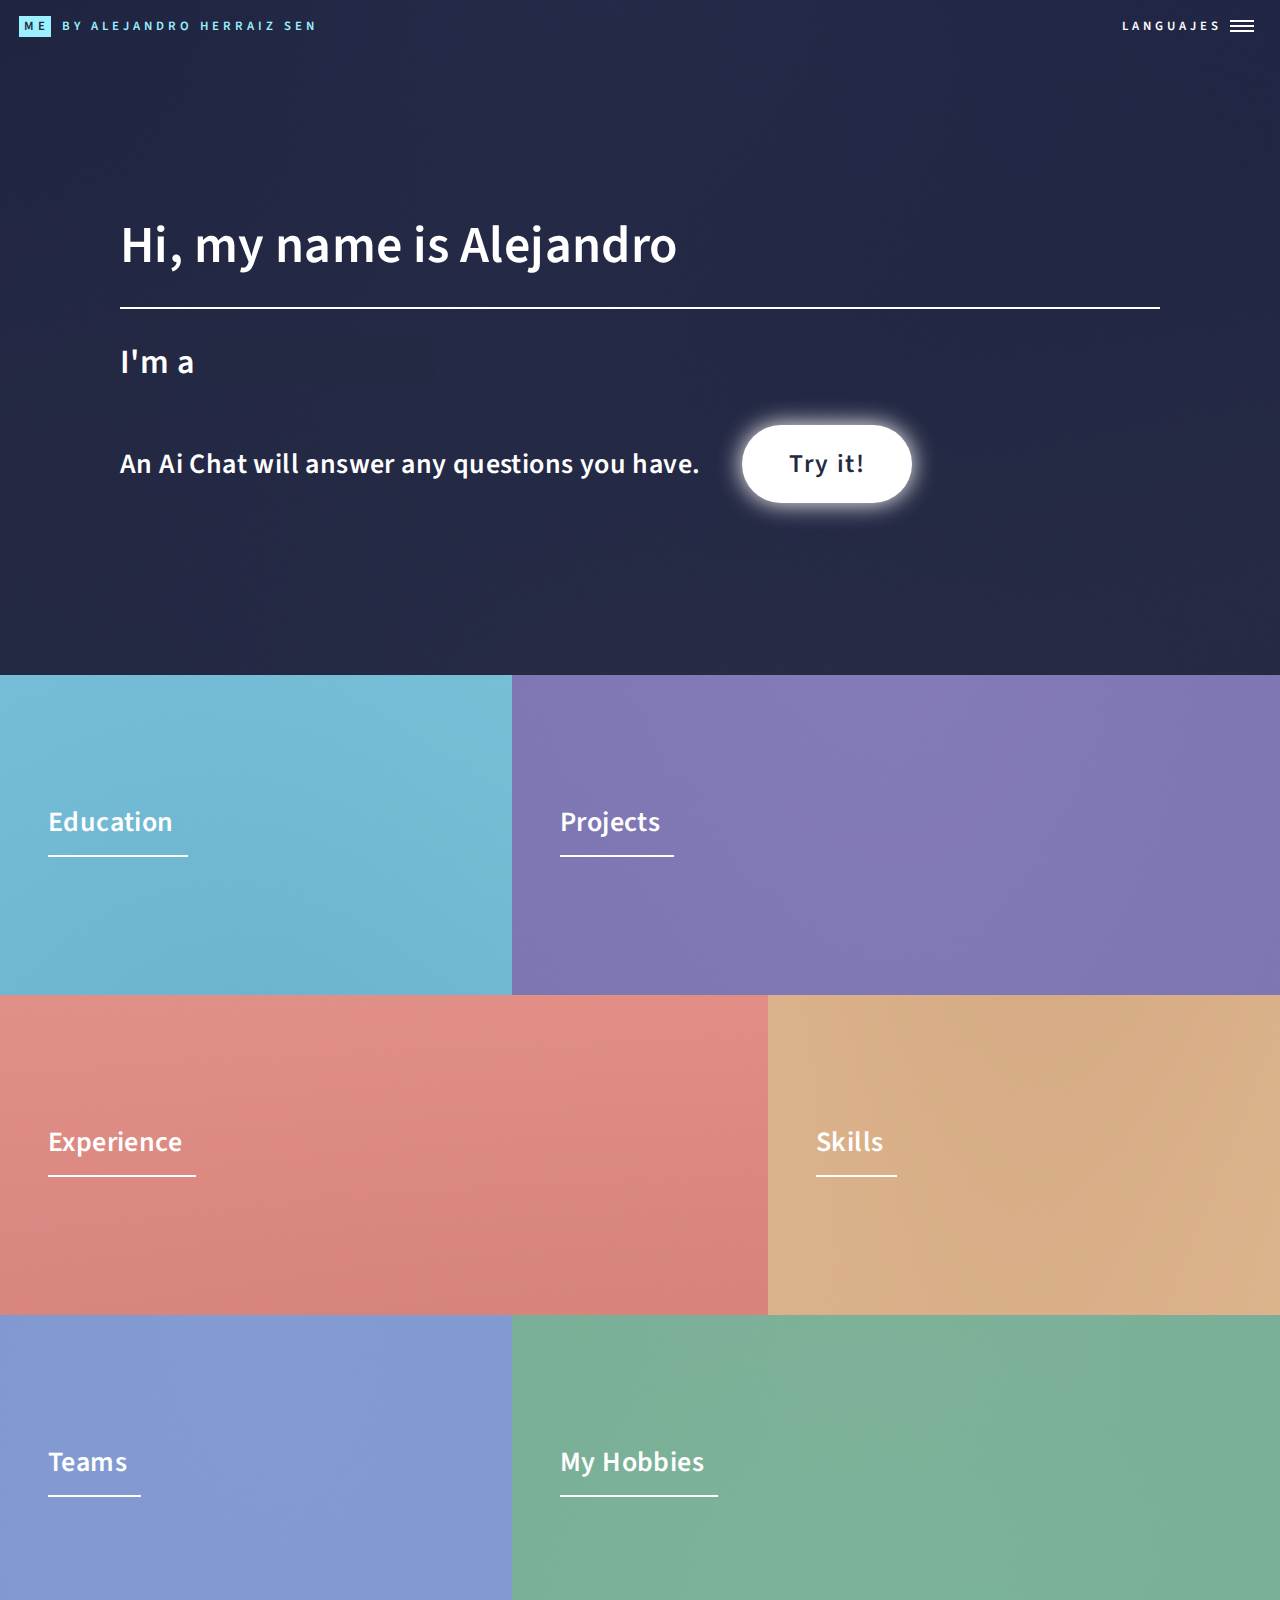
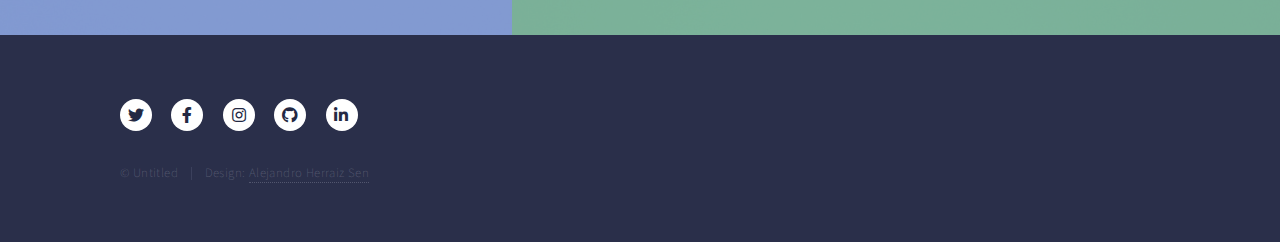
<file: index.html>
<!DOCTYPE HTML>
<html>
	<head>
		<title>Me by Alejandro Herraiz Sen</title>
		<meta charset="utf-8" />
		<meta name="viewport" content="width=device-width, initial-scale=1, user-scalable=no" />
		<link rel="stylesheet" href="assets/css/main.css" />
		<noscript><link rel="stylesheet" href="assets/css/noscript.css" /></noscript>
	</head>
	<body class="is-preload">

		<!-- Wrapper -->
			<div id="wrapper">

				<!-- Header -->
					<header id="header" class="alt">
						<a href="../" class="logo"><strong>Me</strong> <span>by Alejandro Herraiz Sen</span></a>
						<nav>
							<a href="#menu">Languajes</a>
						</nav>
					</header>

				<!-- Menu -->
					<nav id="menu">
						<ul class="links">
							<li><a href="../">English</a></li>
							<li><a href="/Languajes/es/">Español</a></li>
							<li><a href="/Languajes/ja/">日本語</a></li>
							<li><a href="/Languajes/zh/">普通话</a></li>
							<li><a href="/Languajes/de/">Deutsch</a></li>
							<li><a href="/Languajes/fr/">Français</a></li>

						</ul>
						
					</nav>

				<!-- Banner -->
					<section id="banner" class="major">
						<div class="inner">
							<header class="major">
								<h1>Hi, my name is Alejandro </h1>
								<h3 class = "text-animation">I'm a <span></span></h3>
							</header>
							<div class="content">
								<h2>An Ai Chat will answer any questions you have.</h2>
								<div class="btn-group">
								<a href="#contact" class="btn">Try it!</a>
								</div>
								
							</div>
						</div>
					</section>

				<!-- Main -->
					<div id="main">

						<!-- One -->
							<section id="one" class="tiles">
								<article>
									<span class="image">
										<img src="images/pic01.jpg" alt="" />
									</span>
									<header class="major">
										<h3><a href="/education/" class="link">Education</a></h3>
									</header>
								</article>
								<article>
									<span class="image">
										<img src="images/pic02.jpg" alt="" />
									</span>
									<header class="major">
										<h3><a href="landing.html" class="link">Projects</a></h3>
									</header>
								</article>
								<article>
									<span class="image">
										<img src="images/pic03.jpg" alt="" />
									</span>
									<header class="major">
										<h3><a href="landing.html" class="link">Experience</a></h3>
									</header>
								</article>
								<article>
									<span class="image">
										<img src="images/pic04.jpg" alt="" />
									</span>
									<header class="major">
										<h3><a href="landing.html" class="link">Skills</a></h3>
									</header>
								</article>
								<article>
									<span class="image">
										<img src="images/pic05.jpg" alt="" />
									</span>
									<header class="major">
										<h3><a href="landing.html" class="link">Teams</a></h3>
									</header>
								</article>
								<article>
									<span class="image">
										<img src="images/pic06.jpg" alt="" />
									</span>
									<header class="major">
										<h3><a href="landing.html" class="link">My Hobbies</a></h3>
									</header>
								</article>
							</section>

						

				<!-- Footer -->
					<footer id="footer">
						<div class="inner">
							<ul class="icons">
								<li><a href="#" class="icon brands alt fa-twitter"><span class="label">Twitter</span></a></li>
								<li><a href="#" class="icon brands alt fa-facebook-f"><span class="label">Facebook</span></a></li>
								<li><a href="#" class="icon brands alt fa-instagram"><span class="label">Instagram</span></a></li>
								<li><a href="#" class="icon brands alt fa-github"><span class="label">GitHub</span></a></li>
								<li><a href="#" class="icon brands alt fa-linkedin-in"><span class="label">LinkedIn</span></a></li>
							</ul>
							<ul class="copyright">
								<li>&copy; Untitled</li><li>Design: <a>Alejandro Herraiz Sen</a></li>
							</ul>
						</div>
					</footer>

			</div>

		<!-- Scripts -->
			<script src="assets/js/jquery.min.js"></script>
			<script src="assets/js/jquery.scrolly.min.js"></script>
			<script src="assets/js/jquery.scrollex.min.js"></script>
			<script src="assets/js/browser.min.js"></script>
			<script src="assets/js/breakpoints.min.js"></script>
			<script src="assets/js/util.js"></script>
			<script src="assets/js/main.js"></script>

	</body>
</html>
</file>
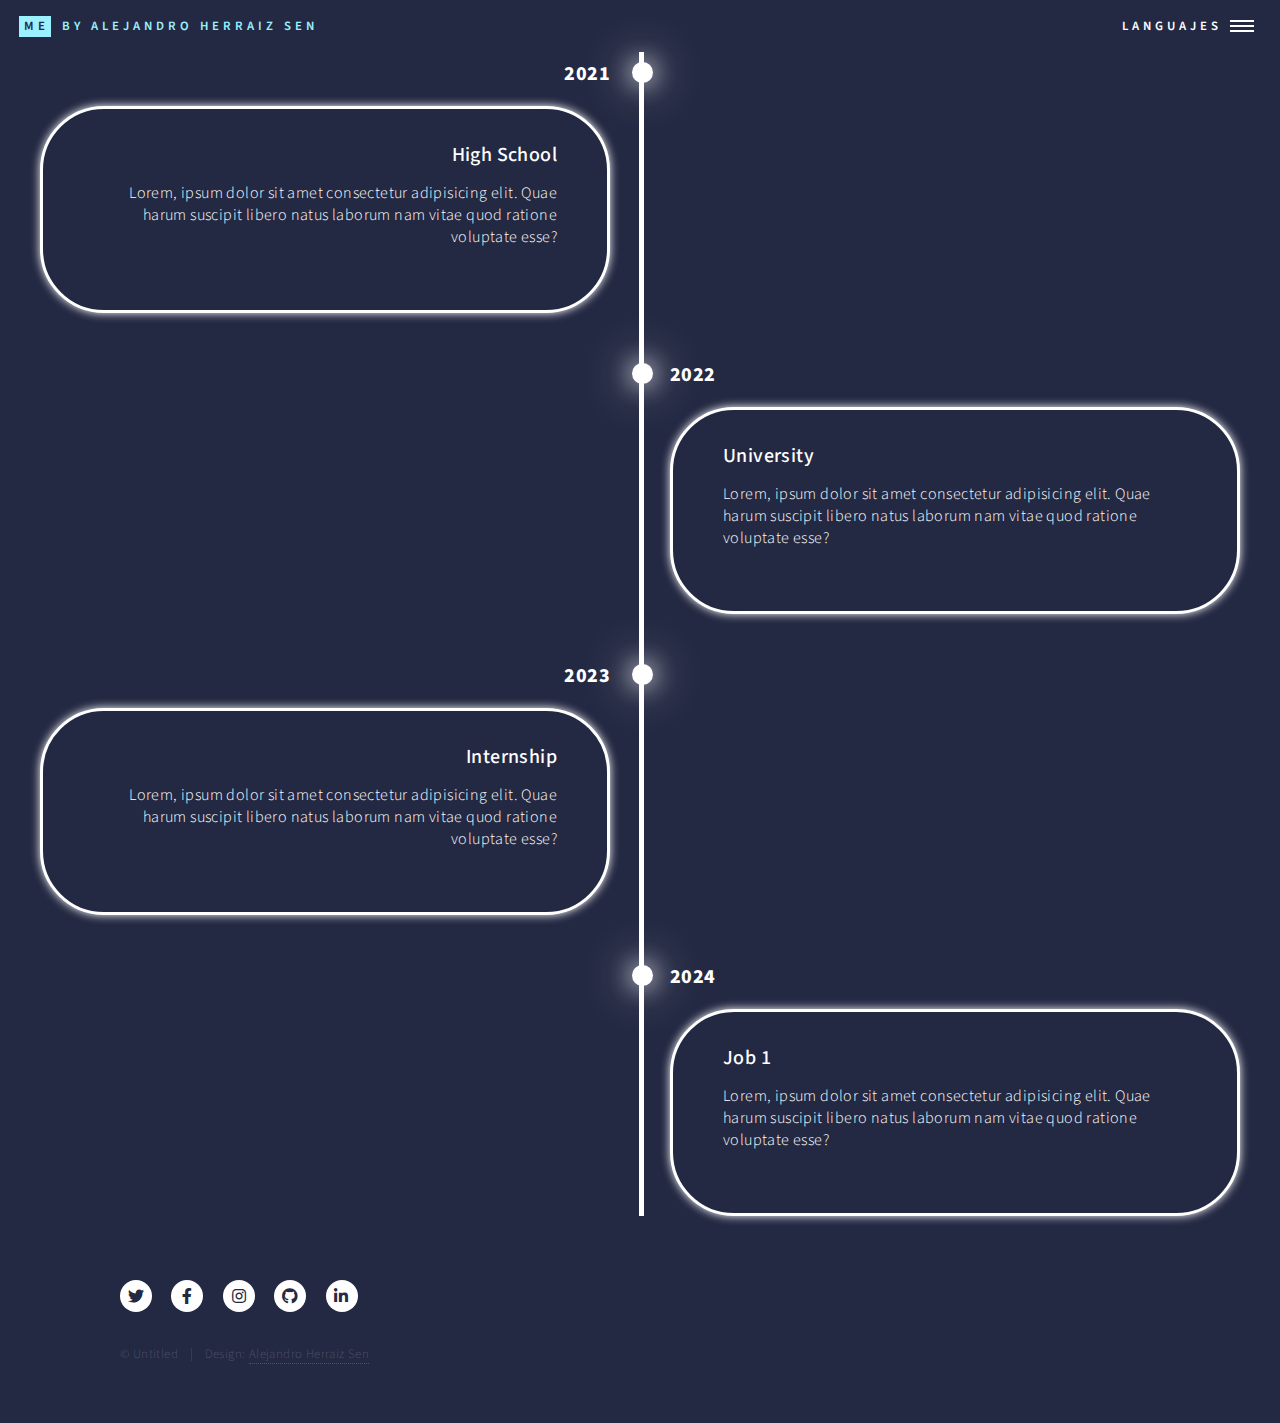
<file: education/index.html>
<!DOCTYPE HTML>
<html>
	<head>
		<title>Me by Alejandro Herraiz Sen</title>
		<meta charset="utf-8" />
		<meta name="viewport" content="width=device-width, initial-scale=1, user-scalable=no" />
		<link rel="stylesheet" href="../assets/css/main.css" />
		<noscript><link rel="stylesheet" href="../assets/css/noscript.css" /></noscript>
	</head>
	<body class="is-preload">

		<!-- Wrapper -->
			<div id="wrapper">

				<!-- Header -->
					<header id="header" class="alt">
						<a href="/" class="logo"><strong>Me</strong> <span>by Alejandro Herraiz Sen</span></a>
						<nav>
							<a href="#menu">Languajes</a>
						</nav>
					</header>

				<!-- Menu -->
					<nav id="menu">
						<ul class="links">
							<li><a href="../">English</a></li>
							<li><a href="../Languajes/es/">Español</a></li>
							<li><a href="../Languajes/ja/">日本語</a></li>
							<li><a href="../Languajes/zh/">普通话</a></li>
							<li><a href="../Languajes/de/">Deutsch</a></li>
							<li><a href="../Languajes/fr/">Français</a></li>

						</ul>
						
					</nav>

				<!-- Timeline -->
						<div class="timeline-items">
				
							<div class="timeline-item">
								<div class="timeline-dot"></div>
									<div class="timeline-date">2021</div>
									<div class="timeline-content">
										<h3>High School</h3>
										<p>Lorem, ipsum dolor sit amet consectetur adipisicing elit. Quae harum suscipit libero natus laborum nam vitae quod ratione voluptate esse?</p>
									</div>
								
							</div>
				
							<div class="timeline-item">
								<div class="timeline-dot"></div>
									<div class="timeline-date">2022</div>
									<div class="timeline-content">
										<h3>University</h3>
										<p>Lorem, ipsum dolor sit amet consectetur adipisicing elit. Quae harum suscipit libero natus laborum nam vitae quod ratione voluptate esse?</p>
									</div>
								
							</div>
				
							<div class="timeline-item">
								<div class="timeline-dot"></div>
									<div class="timeline-date">2023</div>
									<div class="timeline-content">
										<h3>Internship</h3>
										<p>Lorem, ipsum dolor sit amet consectetur adipisicing elit. Quae harum suscipit libero natus laborum nam vitae quod ratione voluptate esse?</p>
									</div>
								
							</div>
				
							<div class="timeline-item">
								<div class="timeline-dot"></div>
									<div class="timeline-date">2024</div>
									<div class="timeline-content">
										<h3>Job 1</h3>
										<p>Lorem, ipsum dolor sit amet consectetur adipisicing elit. Quae harum suscipit libero natus laborum nam vitae quod ratione voluptate esse?</p>
									</div>
								
							</div>
						</div>
					
				

				<!-- Footer -->
					<footer id="footer">
						<div class="inner">
							<ul class="icons">
								<li><a href="#" class="icon brands alt fa-twitter"><span class="label">Twitter</span></a></li>
								<li><a href="#" class="icon brands alt fa-facebook-f"><span class="label">Facebook</span></a></li>
								<li><a href="#" class="icon brands alt fa-instagram"><span class="label">Instagram</span></a></li>
								<li><a href="#" class="icon brands alt fa-github"><span class="label">GitHub</span></a></li>
								<li><a href="#" class="icon brands alt fa-linkedin-in"><span class="label">LinkedIn</span></a></li>
							</ul>
							<ul class="copyright">
								<li>&copy; Untitled</li><li>Design: <a>Alejandro Herraiz Sen</a></li>
							</ul>
						</div>
					</footer>

			</div>

		<!-- Scripts -->
			<script src="../assets/js/jquery.min.js"></script>
			<script src="../assets/js/jquery.scrolly.min.js"></script>
			<script src="../assets/js/jquery.scrollex.min.js"></script>
			<script src="../assets/js/browser.min.js"></script>
			<script src="../assets/js/breakpoints.min.js"></script>
			<script src="../assets/js/util.js"></script>
			<script src="../assets/js/main.js"></script>

	</body>
</html>
</file>
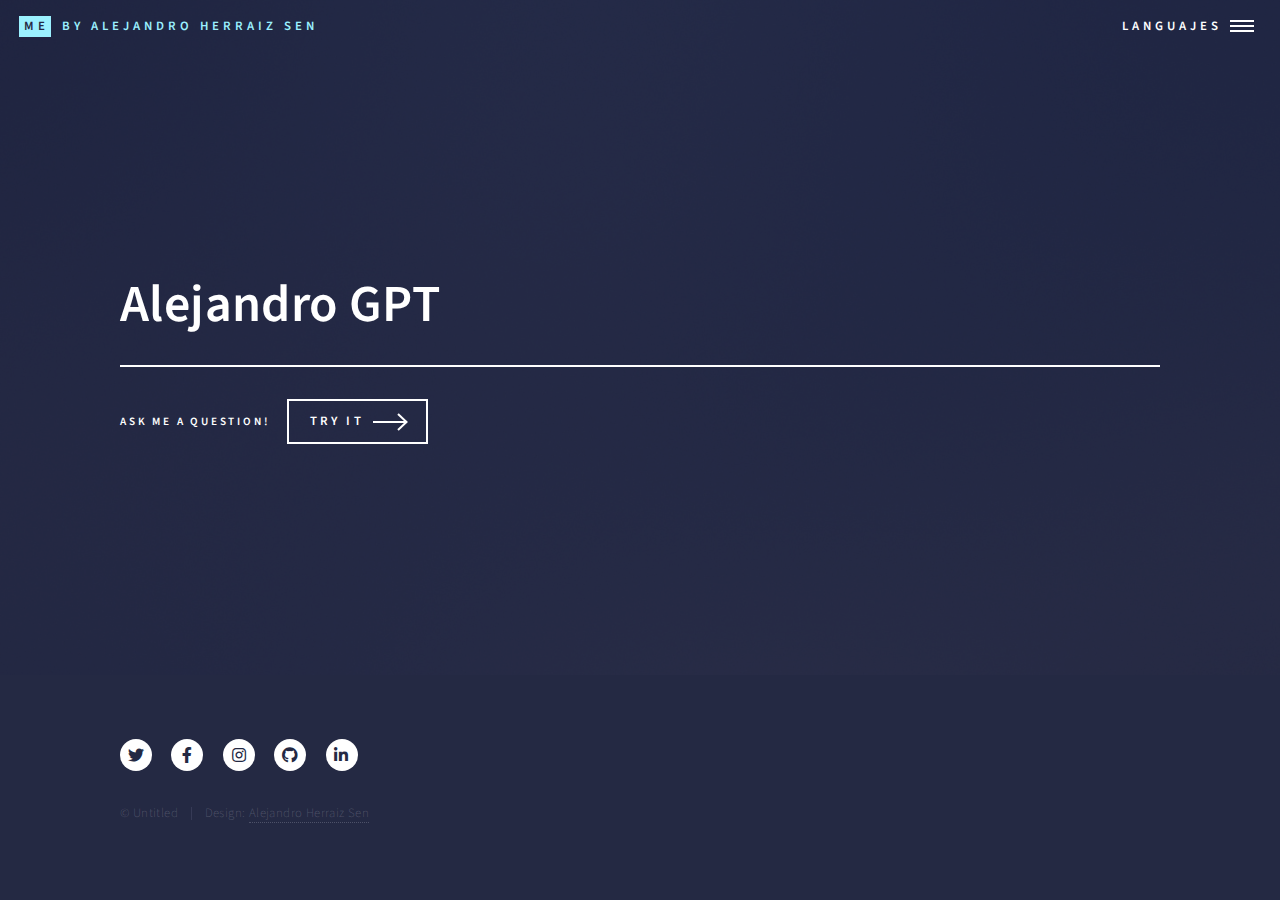
<file: chat.html>
<!DOCTYPE HTML>
<html>
	<head>
		<title>Me by Alejandro Herraiz Sen</title>
		<meta charset="utf-8" />
		<meta name="viewport" content="width=device-width, initial-scale=1, user-scalable=no" />
		<link rel="stylesheet" href="assets/css/main.css" />
		<noscript><link rel="stylesheet" href="assets/css/noscript.css" /></noscript>
	</head>
	<body class="is-preload">

		<!-- Wrapper -->
			<div id="wrapper">

				<!-- Header -->
					<header id="header" class="alt">
						<a href="index.html" class="logo"><strong>Me</strong> <span>by Alejandro Herraiz Sen</span></a>
						<nav>
							<a href="#menu">Languajes</a>
						</nav>
					</header>

				<!-- Menu -->
					<nav id="menu">
						<ul class="links">
							<li><a href="index.html">日本語</a></li>
							<li><a href="Spanish/indexspa.html">Español</a></li>
							<li><a href="generic.html">普通话</a></li>
							<li><a href="elements.html">Deutsch</a></li>
						</ul>
						
					</nav>

				<!-- Banner -->
					<section id="banner" class="major">
						<div class="inner">
							<header class="major">
								<h1>Alejandro GPT</h1>
							</header>
							<div class="content">
								<p>Ask me a question!</p>
								<ul class="actions">
									<li><a href="#one" class="button next scrolly">Try it</a></li>
								</ul>
							</div>
						</div>
					</section>
					
				<!-- Footer -->
					<footer id="footer">
						<div class="inner">
							<ul class="icons">
								<li><a href="#" class="icon brands alt fa-twitter"><span class="label">Twitter</span></a></li>
								<li><a href="#" class="icon brands alt fa-facebook-f"><span class="label">Facebook</span></a></li>
								<li><a href="#" class="icon brands alt fa-instagram"><span class="label">Instagram</span></a></li>
								<li><a href="#" class="icon brands alt fa-github"><span class="label">GitHub</span></a></li>
								<li><a href="#" class="icon brands alt fa-linkedin-in"><span class="label">LinkedIn</span></a></li>
							</ul>
							<ul class="copyright">
								<li>&copy; Untitled</li><li>Design: <a>Alejandro Herraiz Sen</a></li>
							</ul>
						</div>
					</footer>

			</div>

		<!-- Scripts -->
			<script src="assets/js/jquery.min.js"></script>
			<script src="assets/js/jquery.scrolly.min.js"></script>
			<script src="assets/js/jquery.scrollex.min.js"></script>
			<script src="assets/js/browser.min.js"></script>
			<script src="assets/js/breakpoints.min.js"></script>
			<script src="assets/js/util.js"></script>
			<script src="assets/js/main.js"></script>

	</body>
</html>
</file>
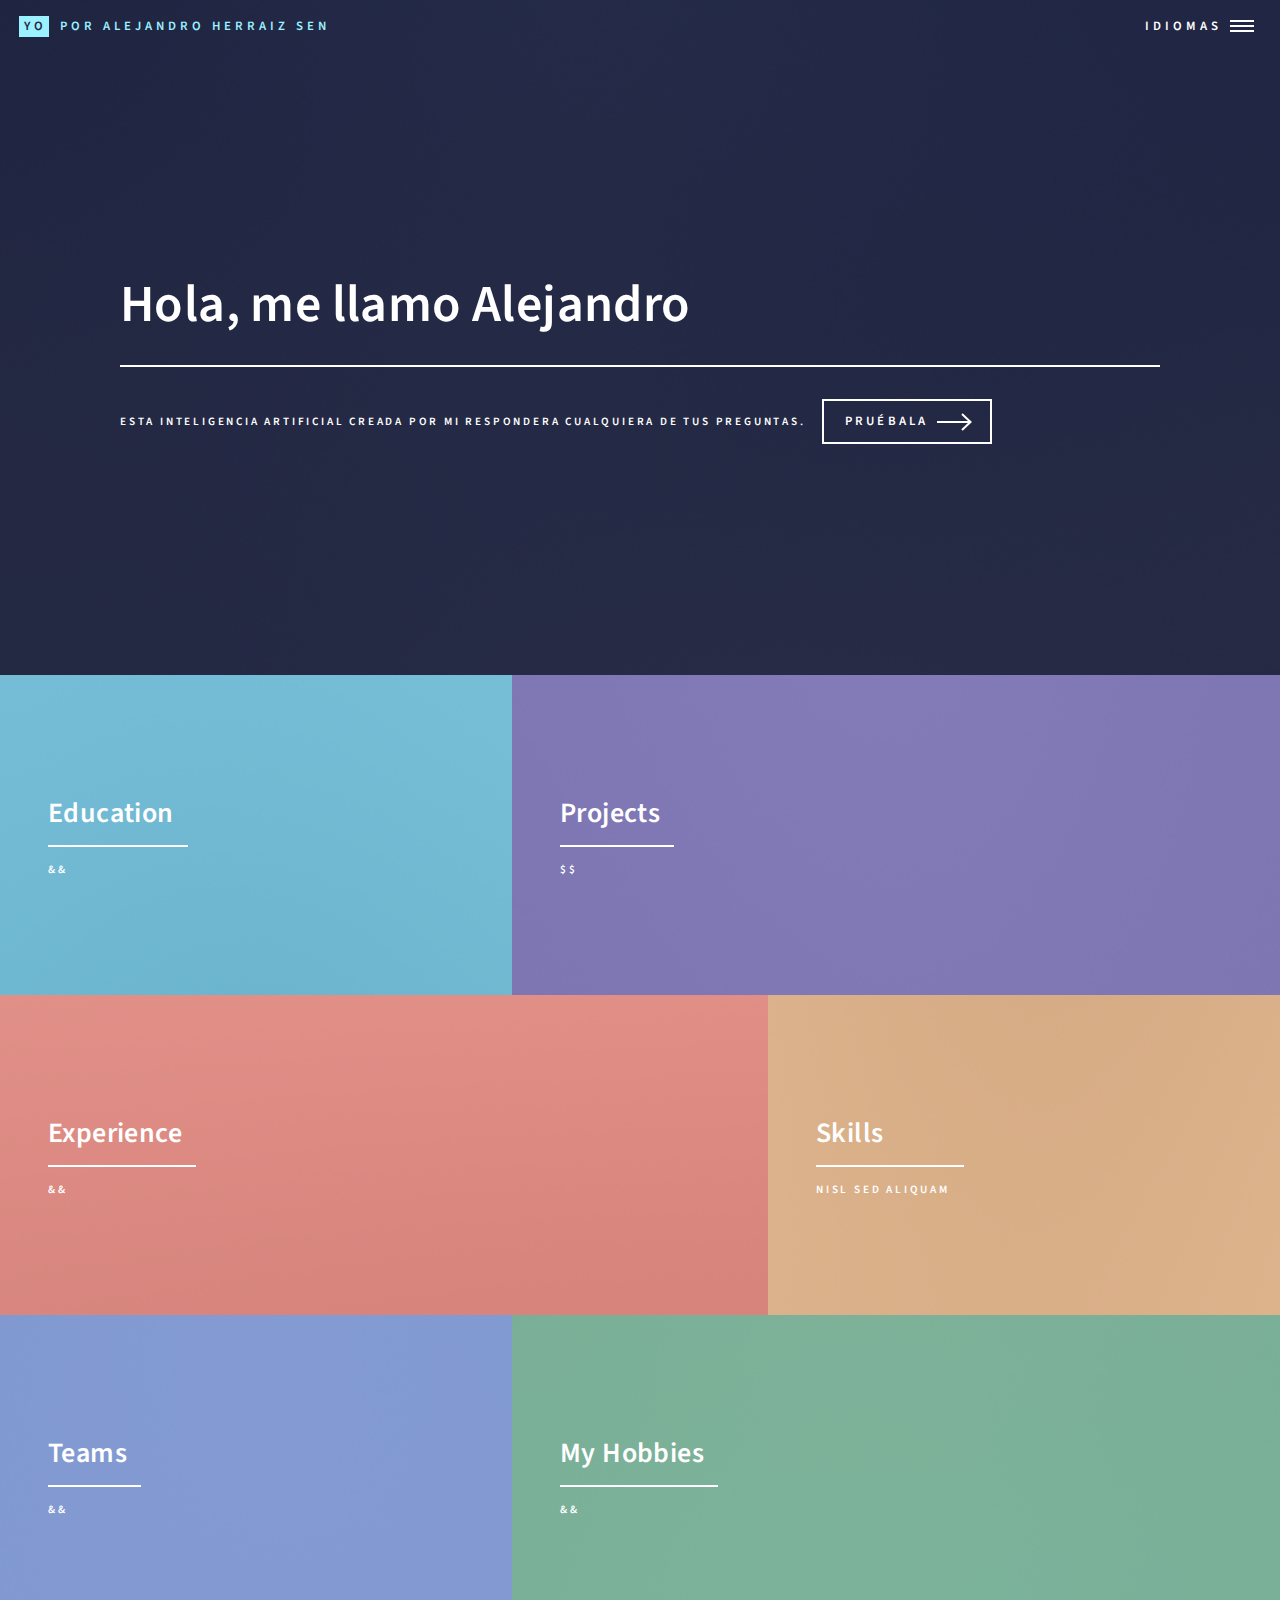
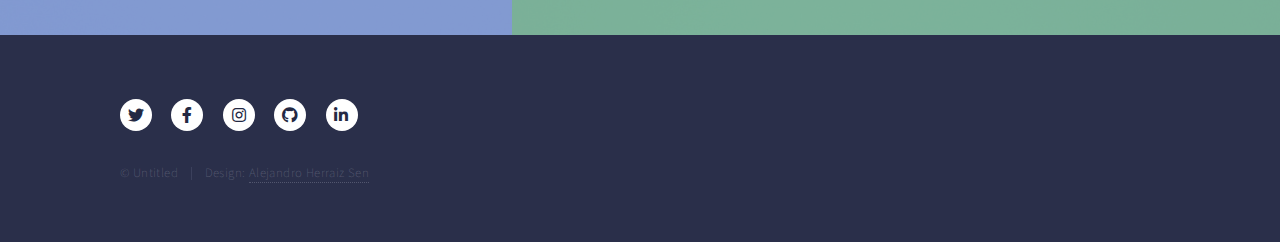
<file: indexspa.html>
<!DOCTYPE HTML>
<html>
	<head>
		<title>Yo por Alejandro Herraiz Sen</title>
		<meta charset="utf-8" />
		<meta name="viewport" content="width=device-width, initial-scale=1, user-scalable=no" />
		<link rel="stylesheet" href="assets/css/main.css" />
		<noscript><link rel="stylesheet" href="assets/css/noscript.css" /></noscript>
	</head>
	<body class="is-preload">

		<!-- Wrapper -->
			<div id="wrapper">

				<!-- Header -->
					<header id="header" class="alt">
						<a href="index.html" class="logo"><strong>Yo</strong> <span>por Alejandro Herraiz Sen</span></a>
						<nav>
							<a href="#menu">Idiomas</a>
						</nav>
					</header>

				<!-- Menu -->
					<nav id="menu">
						<ul class="links">
							<li><a href="index.html">日本語</a></li>
							<li><a href="index.html">English</a></li>
							<li><a href="generic.html">普通话</a></li>
							<li><a href="elements.html">Deutsch</a></li>
						</ul>
						
					</nav>

				<!-- Banner -->
					<section id="banner" class="major">
						<div class="inner">
							<header class="major">
								<h1>Hola, me llamo Alejandro</h1>
							</header>
							<div class="content">
								<p>Esta Inteligencia artificial creada por mi respondera cualquiera de tus preguntas.</p>
								<ul class="actions">
									<li><a href="#one" class="button next scrolly">Pruébala</a></li>
								</ul>
							</div>
						</div>
					</section>

				<!-- Main -->
					<div id="main">

						<!-- One -->
							<section id="one" class="tiles">
								<article>
									<span class="image">
										<img src="images/pic01.jpg" alt="" />
									</span>
									<header class="major">
										<h3><a href="landing.html" class="link">Education</a></h3>
										<p>&&</p>
									</header>
								</article>
								<article>
									<span class="image">
										<img src="images/pic02.jpg" alt="" />
									</span>
									<header class="major">
										<h3><a href="landing.html" class="link">Projects</a></h3>
										<p>$$</p>
									</header>
								</article>
								<article>
									<span class="image">
										<img src="images/pic03.jpg" alt="" />
									</span>
									<header class="major">
										<h3><a href="landing.html" class="link">Experience</a></h3>
										<p>&&</p>
									</header>
								</article>
								<article>
									<span class="image">
										<img src="images/pic04.jpg" alt="" />
									</span>
									<header class="major">
										<h3><a href="landing.html" class="link">Skills</a></h3>
										<p>Nisl sed aliquam</p>
									</header>
								</article>
								<article>
									<span class="image">
										<img src="images/pic05.jpg" alt="" />
									</span>
									<header class="major">
										<h3><a href="landing.html" class="link">Teams</a></h3>
										<p>&&</p>
									</header>
								</article>
								<article>
									<span class="image">
										<img src="images/pic06.jpg" alt="" />
									</span>
									<header class="major">
										<h3><a href="landing.html" class="link">My Hobbies</a></h3>
										<p>&&</p>
									</header>
								</article>
							</section>

						

				<!-- Footer -->
					<footer id="footer">
						<div class="inner">
							<ul class="icons">
								<li><a href="#" class="icon brands alt fa-twitter"><span class="label">Twitter</span></a></li>
								<li><a href="#" class="icon brands alt fa-facebook-f"><span class="label">Facebook</span></a></li>
								<li><a href="#" class="icon brands alt fa-instagram"><span class="label">Instagram</span></a></li>
								<li><a href="#" class="icon brands alt fa-github"><span class="label">GitHub</span></a></li>
								<li><a href="#" class="icon brands alt fa-linkedin-in"><span class="label">LinkedIn</span></a></li>
							</ul>
							<ul class="copyright">
								<li>&copy; Untitled</li><li>Design: <a>Alejandro Herraiz Sen</a></li>
							</ul>
						</div>
					</footer>

			</div>

		<!-- Scripts -->
			<script src="assets/js/jquery.min.js"></script>
			<script src="assets/js/jquery.scrolly.min.js"></script>
			<script src="assets/js/jquery.scrollex.min.js"></script>
			<script src="assets/js/browser.min.js"></script>
			<script src="assets/js/breakpoints.min.js"></script>
			<script src="assets/js/util.js"></script>
			<script src="assets/js/main.js"></script>

	</body>
</html>
</file>
<file: assets/css/noscript.css>
/*
	Forty by HTML5 UP
	html5up.net | @ajlkn
	Free for personal and commercial use under the CCA 3.0 license (html5up.net/license)
*/

/* Banner */

	body.is-preload #banner:after {
		opacity: 0.85;
	}

	body.is-preload #banner > .inner {
		-moz-filter: none;
		-webkit-filter: none;
		-ms-filter: none;
		filter: none;
		-moz-transform: none;
		-webkit-transform: none;
		-ms-transform: none;
		transform: none;
		opacity: 1;
	}
</file>
<file: assets/css/main.css>
@import url(fontawesome-all.min.css);
@import url("https://fonts.googleapis.com/css?family=Source+Sans+Pro:300,300italic,600,600italic");

html, body, div, span, applet, object,
iframe, h1, h2, h3, h4, h5, h6, p, blockquote,
pre, a, abbr, acronym, address, big, cite,
code, del, dfn, em, img, ins, kbd, q, s, samp,
small, strike, strong, sub, sup, tt, var, b,
u, i, center, dl, dt, dd, ol, ul, li, fieldset,
form, label, legend, table, caption, tbody,
tfoot, thead, tr, th, td, article, aside,
canvas, details, embed, figure, figcaption,
footer, header, hgroup, menu, nav, output, ruby,
section, summary, time, mark, audio, video {
	margin: 0;
	padding: 0;
	border: 0;
	font-size: 100%;
	font: inherit;
	vertical-align: baseline;}

article, aside, details, figcaption, figure,
footer, header, hgroup, menu, nav, section {
	display: block;}
/* Apply custom SVG cursor to all elements */
* {
    cursor: url('/images/cursor.svg') 16 16, auto;
}
body {
	line-height: 1;
}

ol, ul {
	list-style: none;
}

blockquote, q {
	quotes: none;
}

	blockquote:before, blockquote:after, q:before, q:after {
		content: '';
		content: none;
	}

table {
	border-collapse: collapse;
	border-spacing: 0;
}

body {
	-webkit-text-size-adjust: none;
}

mark {
	background-color: transparent;
	color: inherit;
}

input::-moz-focus-inner {
	border: 0;
	padding: 0;
}

input, select, textarea {
	-moz-appearance: none;
	-webkit-appearance: none;
	-ms-appearance: none;
	appearance: none;
}

/* Basic */

	@-ms-viewport {
		width: device-width;
	}

	body {
		-ms-overflow-style: scrollbar;
	}

	@media screen and (max-width: 480px) {

		html, body {
			min-width: 320px;
		}

	}

	html {
		box-sizing: border-box;
	}

	*, *:before, *:after {
		box-sizing: inherit;
	}

	body {
		background: #242943;
	}

		body.is-preload *, body.is-preload *:before, body.is-preload *:after {
			-moz-animation: none !important;
			-webkit-animation: none !important;
			-ms-animation: none !important;
			animation: none !important;
			-moz-transition: none !important;
			-webkit-transition: none !important;
			-ms-transition: none !important;
			transition: none !important;
		}

/* Type */

	body, input, select, textarea {
		color: #ffffff;
		font-family: "Source Sans Pro", Helvetica, sans-serif;
		font-size: 17pt;
		font-weight: 300;
		letter-spacing: 0.025em;
		line-height: 1.65;
	}

		@media screen and (max-width: 1680px) {

			body, input, select, textarea {
				font-size: 14pt;
			}

		}

		@media screen and (max-width: 1280px) {

			body, input, select, textarea {
				font-size: 12pt;
			}

		}

		@media screen and (max-width: 360px) {

			body, input, select, textarea {
				font-size: 11pt;
			}

		}

	a {
		-moz-transition: color 0.2s ease-in-out, border-bottom-color 0.2s ease-in-out;
		-webkit-transition: color 0.2s ease-in-out, border-bottom-color 0.2s ease-in-out;
		-ms-transition: color 0.2s ease-in-out, border-bottom-color 0.2s ease-in-out;
		transition: color 0.2s ease-in-out, border-bottom-color 0.2s ease-in-out;
		border-bottom: dotted 1px;
		color: inherit;
		text-decoration: none;
	}

		a:hover {
			border-bottom-color: transparent;
			color: #9bf1ff !important;
		}

		a:active {
			color: #53e3fb !important;
		}

	strong, b {
		color: #ffffff;
		font-weight: 600;
	}

	em, i {
		font-style: italic;
	}

	p {
		margin: 0 0 2em 0;
	}

	h1, h2, h3, h4, h5, h6 {
		color: #ffffff;
		font-weight: 600;
		line-height: 1.65;
		margin: 0 0 1em 0;
	}

		h1 a, h2 a, h3 a, h4 a, h5 a, h6 a {
			color: inherit;
			border-bottom: 0;
		}

	h1 {
		font-size: 2.5em;
	}

	h2 {
		font-size: 1.75em;
	}

	h3 {
		font-size: 1.35em;
	}

	h4 {
		font-size: 1.1em;
	}

	h5 {
		font-size: 0.9em;
	}

	h6 {
		font-size: 0.7em;
	}

	@media screen and (max-width: 736px) {

		h1 {
			font-size: 2em;
		}

		h2 {
			font-size: 1.5em;
		}

		h3 {
			font-size: 1.25em;
		}

	}

	sub {
		font-size: 0.8em;
		position: relative;
		top: 0.5em;
	}

	sup {
		font-size: 0.8em;
		position: relative;
		top: -0.5em;
	}

	blockquote {
		border-left: solid 4px rgba(212, 212, 255, 0.1);
		font-style: italic;
		margin: 0 0 2em 0;
		padding: 0.5em 0 0.5em 2em;
	}

	code {
		background: rgba(212, 212, 255, 0.035);
		font-family: "Courier New", monospace;
		font-size: 0.9em;
		margin: 0 0.25em;
		padding: 0.25em 0.65em;
	}

	pre {
		-webkit-overflow-scrolling: touch;
		font-family: "Courier New", monospace;
		font-size: 0.9em;
		margin: 0 0 2em 0;
	}

		pre code {
			display: block;
			line-height: 1.75;
			padding: 1em 1.5em;
			overflow-x: auto;
		}

	hr {
		border: 0;
		border-bottom: solid 1px rgba(212, 212, 255, 0.1);
		margin: 2em 0;
	}

		hr.major {
			margin: 3em 0;
		}

	.align-left {
		text-align: left;
	}

	.align-center {
		text-align: center;
	}

	.align-right {
		text-align: right;
	}

/* Row */

	.row {
		display: flex;
		flex-wrap: wrap;
		box-sizing: border-box;
		align-items: stretch;
	}

		.row > * {
			box-sizing: border-box;
		}

		.row.gtr-uniform > * > :last-child {
			margin-bottom: 0;
		}

		.row.aln-left {
			justify-content: flex-start;
		}

		.row.aln-center {
			justify-content: center;
		}

		.row.aln-right {
			justify-content: flex-end;
		}

		.row.aln-top {
			align-items: flex-start;
		}

		.row.aln-middle {
			align-items: center;
		}

		.row.aln-bottom {
			align-items: flex-end;
		}

		.row > .imp {
			order: -1;
		}

		.row > .col-1 {
			width: 8.33333%;
		}

		.row > .off-1 {
			margin-left: 8.33333%;
		}

		.row > .col-2 {
			width: 16.66667%;
		}

		.row > .off-2 {
			margin-left: 16.66667%;
		}

		.row > .col-3 {
			width: 25%;
		}

		.row > .off-3 {
			margin-left: 25%;
		}

		.row > .col-4 {
			width: 33.33333%;
		}

		.row > .off-4 {
			margin-left: 33.33333%;
		}

		.row > .col-5 {
			width: 41.66667%;
		}

		.row > .off-5 {
			margin-left: 41.66667%;
		}

		.row > .col-6 {
			width: 50%;
		}

		.row > .off-6 {
			margin-left: 50%;
		}

		.row > .col-7 {
			width: 58.33333%;
		}

		.row > .off-7 {
			margin-left: 58.33333%;
		}

		.row > .col-8 {
			width: 66.66667%;
		}

		.row > .off-8 {
			margin-left: 66.66667%;
		}

		.row > .col-9 {
			width: 75%;
		}

		.row > .off-9 {
			margin-left: 75%;
		}

		.row > .col-10 {
			width: 83.33333%;
		}

		.row > .off-10 {
			margin-left: 83.33333%;
		}

		.row > .col-11 {
			width: 91.66667%;
		}

		.row > .off-11 {
			margin-left: 91.66667%;
		}

		.row > .col-12 {
			width: 100%;
		}

		.row > .off-12 {
			margin-left: 100%;
		}

		.row.gtr-0 {
			margin-top: 0;
			margin-left: 0em;
		}

			.row.gtr-0 > * {
				padding: 0 0 0 0em;
			}

			.row.gtr-0.gtr-uniform {
				margin-top: 0em;
			}

				.row.gtr-0.gtr-uniform > * {
					padding-top: 0em;
				}

		.row.gtr-25 {
			margin-top: 0;
			margin-left: -0.5em;
		}

			.row.gtr-25 > * {
				padding: 0 0 0 0.5em;
			}

			.row.gtr-25.gtr-uniform {
				margin-top: -0.5em;
			}

				.row.gtr-25.gtr-uniform > * {
					padding-top: 0.5em;
				}

		.row.gtr-50 {
			margin-top: 0;
			margin-left: -1em;
		}

			.row.gtr-50 > * {
				padding: 0 0 0 1em;
			}

			.row.gtr-50.gtr-uniform {
				margin-top: -1em;
			}

				.row.gtr-50.gtr-uniform > * {
					padding-top: 1em;
				}

		.row {
			margin-top: 0;
			margin-left: -2em;
		}

			.row > * {
				padding: 0 0 0 2em;
			}

			.row.gtr-uniform {
				margin-top: -2em;
			}

				.row.gtr-uniform > * {
					padding-top: 2em;
				}

		.row.gtr-150 {
			margin-top: 0;
			margin-left: -3em;
		}

			.row.gtr-150 > * {
				padding: 0 0 0 3em;
			}

			.row.gtr-150.gtr-uniform {
				margin-top: -3em;
			}

				.row.gtr-150.gtr-uniform > * {
					padding-top: 3em;
				}

		.row.gtr-200 {
			margin-top: 0;
			margin-left: -4em;
		}

			.row.gtr-200 > * {
				padding: 0 0 0 4em;
			}

			.row.gtr-200.gtr-uniform {
				margin-top: -4em;
			}

				.row.gtr-200.gtr-uniform > * {
					padding-top: 4em;
				}

		@media screen and (max-width: 1680px) {

			.row {
				display: flex;
				flex-wrap: wrap;
				box-sizing: border-box;
				align-items: stretch;
			}

				.row > * {
					box-sizing: border-box;
				}

				.row.gtr-uniform > * > :last-child {
					margin-bottom: 0;
				}

				.row.aln-left {
					justify-content: flex-start;
				}

				.row.aln-center {
					justify-content: center;
				}

				.row.aln-right {
					justify-content: flex-end;
				}

				.row.aln-top {
					align-items: flex-start;
				}

				.row.aln-middle {
					align-items: center;
				}

				.row.aln-bottom {
					align-items: flex-end;
				}

				.row > .imp-xlarge {
					order: -1;
				}

				.row > .col-1-xlarge {
					width: 8.33333%;
				}

				.row > .off-1-xlarge {
					margin-left: 8.33333%;
				}

				.row > .col-2-xlarge {
					width: 16.66667%;
				}

				.row > .off-2-xlarge {
					margin-left: 16.66667%;
				}

				.row > .col-3-xlarge {
					width: 25%;
				}

				.row > .off-3-xlarge {
					margin-left: 25%;
				}

				.row > .col-4-xlarge {
					width: 33.33333%;
				}

				.row > .off-4-xlarge {
					margin-left: 33.33333%;
				}

				.row > .col-5-xlarge {
					width: 41.66667%;
				}

				.row > .off-5-xlarge {
					margin-left: 41.66667%;
				}

				.row > .col-6-xlarge {
					width: 50%;
				}

				.row > .off-6-xlarge {
					margin-left: 50%;
				}

				.row > .col-7-xlarge {
					width: 58.33333%;
				}

				.row > .off-7-xlarge {
					margin-left: 58.33333%;
				}

				.row > .col-8-xlarge {
					width: 66.66667%;
				}

				.row > .off-8-xlarge {
					margin-left: 66.66667%;
				}

				.row > .col-9-xlarge {
					width: 75%;
				}

				.row > .off-9-xlarge {
					margin-left: 75%;
				}

				.row > .col-10-xlarge {
					width: 83.33333%;
				}

				.row > .off-10-xlarge {
					margin-left: 83.33333%;
				}

				.row > .col-11-xlarge {
					width: 91.66667%;
				}

				.row > .off-11-xlarge {
					margin-left: 91.66667%;
				}

				.row > .col-12-xlarge {
					width: 100%;
				}

				.row > .off-12-xlarge {
					margin-left: 100%;
				}

				.row.gtr-0 {
					margin-top: 0;
					margin-left: 0em;
				}

					.row.gtr-0 > * {
						padding: 0 0 0 0em;
					}

					.row.gtr-0.gtr-uniform {
						margin-top: 0em;
					}

						.row.gtr-0.gtr-uniform > * {
							padding-top: 0em;
						}

				.row.gtr-25 {
					margin-top: 0;
					margin-left: -0.5em;
				}

					.row.gtr-25 > * {
						padding: 0 0 0 0.5em;
					}

					.row.gtr-25.gtr-uniform {
						margin-top: -0.5em;
					}

						.row.gtr-25.gtr-uniform > * {
							padding-top: 0.5em;
						}

				.row.gtr-50 {
					margin-top: 0;
					margin-left: -1em;
				}

					.row.gtr-50 > * {
						padding: 0 0 0 1em;
					}

					.row.gtr-50.gtr-uniform {
						margin-top: -1em;
					}

						.row.gtr-50.gtr-uniform > * {
							padding-top: 1em;
						}

				.row {
					margin-top: 0;
					margin-left: -2em;
				}

					.row > * {
						padding: 0 0 0 2em;
					}

					.row.gtr-uniform {
						margin-top: -2em;
					}

						.row.gtr-uniform > * {
							padding-top: 2em;
						}

				.row.gtr-150 {
					margin-top: 0;
					margin-left: -3em;
				}

					.row.gtr-150 > * {
						padding: 0 0 0 3em;
					}

					.row.gtr-150.gtr-uniform {
						margin-top: -3em;
					}

						.row.gtr-150.gtr-uniform > * {
							padding-top: 3em;
						}

				.row.gtr-200 {
					margin-top: 0;
					margin-left: -4em;
				}

					.row.gtr-200 > * {
						padding: 0 0 0 4em;
					}

					.row.gtr-200.gtr-uniform {
						margin-top: -4em;
					}

						.row.gtr-200.gtr-uniform > * {
							padding-top: 4em;
						}

		}

		@media screen and (max-width: 1280px) {

			.row {
				display: flex;
				flex-wrap: wrap;
				box-sizing: border-box;
				align-items: stretch;
			}

				.row > * {
					box-sizing: border-box;
				}

				.row.gtr-uniform > * > :last-child {
					margin-bottom: 0;
				}

				.row.aln-left {
					justify-content: flex-start;
				}

				.row.aln-center {
					justify-content: center;
				}

				.row.aln-right {
					justify-content: flex-end;
				}

				.row.aln-top {
					align-items: flex-start;
				}

				.row.aln-middle {
					align-items: center;
				}

				.row.aln-bottom {
					align-items: flex-end;
				}

				.row > .imp-large {
					order: -1;
				}

				.row > .col-1-large {
					width: 8.33333%;
				}

				.row > .off-1-large {
					margin-left: 8.33333%;
				}

				.row > .col-2-large {
					width: 16.66667%;
				}

				.row > .off-2-large {
					margin-left: 16.66667%;
				}

				.row > .col-3-large {
					width: 25%;
				}

				.row > .off-3-large {
					margin-left: 25%;
				}

				.row > .col-4-large {
					width: 33.33333%;
				}

				.row > .off-4-large {
					margin-left: 33.33333%;
				}

				.row > .col-5-large {
					width: 41.66667%;
				}

				.row > .off-5-large {
					margin-left: 41.66667%;
				}

				.row > .col-6-large {
					width: 50%;
				}

				.row > .off-6-large {
					margin-left: 50%;
				}

				.row > .col-7-large {
					width: 58.33333%;
				}

				.row > .off-7-large {
					margin-left: 58.33333%;
				}

				.row > .col-8-large {
					width: 66.66667%;
				}

				.row > .off-8-large {
					margin-left: 66.66667%;
				}

				.row > .col-9-large {
					width: 75%;
				}

				.row > .off-9-large {
					margin-left: 75%;
				}

				.row > .col-10-large {
					width: 83.33333%;
				}

				.row > .off-10-large {
					margin-left: 83.33333%;
				}

				.row > .col-11-large {
					width: 91.66667%;
				}

				.row > .off-11-large {
					margin-left: 91.66667%;
				}

				.row > .col-12-large {
					width: 100%;
				}

				.row > .off-12-large {
					margin-left: 100%;
				}

				.row.gtr-0 {
					margin-top: 0;
					margin-left: 0em;
				}

					.row.gtr-0 > * {
						padding: 0 0 0 0em;
					}

					.row.gtr-0.gtr-uniform {
						margin-top: 0em;
					}

						.row.gtr-0.gtr-uniform > * {
							padding-top: 0em;
						}

				.row.gtr-25 {
					margin-top: 0;
					margin-left: -0.375em;
				}

					.row.gtr-25 > * {
						padding: 0 0 0 0.375em;
					}

					.row.gtr-25.gtr-uniform {
						margin-top: -0.375em;
					}

						.row.gtr-25.gtr-uniform > * {
							padding-top: 0.375em;
						}

				.row.gtr-50 {
					margin-top: 0;
					margin-left: -0.75em;
				}

					.row.gtr-50 > * {
						padding: 0 0 0 0.75em;
					}

					.row.gtr-50.gtr-uniform {
						margin-top: -0.75em;
					}

						.row.gtr-50.gtr-uniform > * {
							padding-top: 0.75em;
						}

				.row {
					margin-top: 0;
					margin-left: -1.5em;
				}

					.row > * {
						padding: 0 0 0 1.5em;
					}

					.row.gtr-uniform {
						margin-top: -1.5em;
					}

						.row.gtr-uniform > * {
							padding-top: 1.5em;
						}

				.row.gtr-150 {
					margin-top: 0;
					margin-left: -2.25em;
				}

					.row.gtr-150 > * {
						padding: 0 0 0 2.25em;
					}

					.row.gtr-150.gtr-uniform {
						margin-top: -2.25em;
					}

						.row.gtr-150.gtr-uniform > * {
							padding-top: 2.25em;
						}

				.row.gtr-200 {
					margin-top: 0;
					margin-left: -3em;
				}

					.row.gtr-200 > * {
						padding: 0 0 0 3em;
					}

					.row.gtr-200.gtr-uniform {
						margin-top: -3em;
					}

						.row.gtr-200.gtr-uniform > * {
							padding-top: 3em;
						}

		}

		@media screen and (max-width: 980px) {

			.row {
				display: flex;
				flex-wrap: wrap;
				box-sizing: border-box;
				align-items: stretch;
			}

				.row > * {
					box-sizing: border-box;
				}

				.row.gtr-uniform > * > :last-child {
					margin-bottom: 0;
				}

				.row.aln-left {
					justify-content: flex-start;
				}

				.row.aln-center {
					justify-content: center;
				}

				.row.aln-right {
					justify-content: flex-end;
				}

				.row.aln-top {
					align-items: flex-start;
				}

				.row.aln-middle {
					align-items: center;
				}

				.row.aln-bottom {
					align-items: flex-end;
				}

				.row > .imp-medium {
					order: -1;
				}

				.row > .col-1-medium {
					width: 8.33333%;
				}

				.row > .off-1-medium {
					margin-left: 8.33333%;
				}

				.row > .col-2-medium {
					width: 16.66667%;
				}

				.row > .off-2-medium {
					margin-left: 16.66667%;
				}

				.row > .col-3-medium {
					width: 25%;
				}

				.row > .off-3-medium {
					margin-left: 25%;
				}

				.row > .col-4-medium {
					width: 33.33333%;
				}

				.row > .off-4-medium {
					margin-left: 33.33333%;
				}

				.row > .col-5-medium {
					width: 41.66667%;
				}

				.row > .off-5-medium {
					margin-left: 41.66667%;
				}

				.row > .col-6-medium {
					width: 50%;
				}

				.row > .off-6-medium {
					margin-left: 50%;
				}

				.row > .col-7-medium {
					width: 58.33333%;
				}

				.row > .off-7-medium {
					margin-left: 58.33333%;
				}

				.row > .col-8-medium {
					width: 66.66667%;
				}

				.row > .off-8-medium {
					margin-left: 66.66667%;
				}

				.row > .col-9-medium {
					width: 75%;
				}

				.row > .off-9-medium {
					margin-left: 75%;
				}

				.row > .col-10-medium {
					width: 83.33333%;
				}

				.row > .off-10-medium {
					margin-left: 83.33333%;
				}

				.row > .col-11-medium {
					width: 91.66667%;
				}

				.row > .off-11-medium {
					margin-left: 91.66667%;
				}

				.row > .col-12-medium {
					width: 100%;
				}

				.row > .off-12-medium {
					margin-left: 100%;
				}

				.row.gtr-0 {
					margin-top: 0;
					margin-left: 0em;
				}

					.row.gtr-0 > * {
						padding: 0 0 0 0em;
					}

					.row.gtr-0.gtr-uniform {
						margin-top: 0em;
					}

						.row.gtr-0.gtr-uniform > * {
							padding-top: 0em;
						}

				.row.gtr-25 {
					margin-top: 0;
					margin-left: -0.375em;
				}

					.row.gtr-25 > * {
						padding: 0 0 0 0.375em;
					}

					.row.gtr-25.gtr-uniform {
						margin-top: -0.375em;
					}

						.row.gtr-25.gtr-uniform > * {
							padding-top: 0.375em;
						}

				.row.gtr-50 {
					margin-top: 0;
					margin-left: -0.75em;
				}

					.row.gtr-50 > * {
						padding: 0 0 0 0.75em;
					}

					.row.gtr-50.gtr-uniform {
						margin-top: -0.75em;
					}

						.row.gtr-50.gtr-uniform > * {
							padding-top: 0.75em;
						}

				.row {
					margin-top: 0;
					margin-left: -1.5em;
				}

					.row > * {
						padding: 0 0 0 1.5em;
					}

					.row.gtr-uniform {
						margin-top: -1.5em;
					}

						.row.gtr-uniform > * {
							padding-top: 1.5em;
						}

				.row.gtr-150 {
					margin-top: 0;
					margin-left: -2.25em;
				}

					.row.gtr-150 > * {
						padding: 0 0 0 2.25em;
					}

					.row.gtr-150.gtr-uniform {
						margin-top: -2.25em;
					}

						.row.gtr-150.gtr-uniform > * {
							padding-top: 2.25em;
						}

				.row.gtr-200 {
					margin-top: 0;
					margin-left: -3em;
				}

					.row.gtr-200 > * {
						padding: 0 0 0 3em;
					}

					.row.gtr-200.gtr-uniform {
						margin-top: -3em;
					}

						.row.gtr-200.gtr-uniform > * {
							padding-top: 3em;
						}

		}

		@media screen and (max-width: 736px) {

			.row {
				display: flex;
				flex-wrap: wrap;
				box-sizing: border-box;
				align-items: stretch;
			}

				.row > * {
					box-sizing: border-box;
				}

				.row.gtr-uniform > * > :last-child {
					margin-bottom: 0;
				}

				.row.aln-left {
					justify-content: flex-start;
				}

				.row.aln-center {
					justify-content: center;
				}

				.row.aln-right {
					justify-content: flex-end;
				}

				.row.aln-top {
					align-items: flex-start;
				}

				.row.aln-middle {
					align-items: center;
				}

				.row.aln-bottom {
					align-items: flex-end;
				}

				.row > .imp-small {
					order: -1;
				}

				.row > .col-1-small {
					width: 8.33333%;
				}

				.row > .off-1-small {
					margin-left: 8.33333%;
				}

				.row > .col-2-small {
					width: 16.66667%;
				}

				.row > .off-2-small {
					margin-left: 16.66667%;
				}

				.row > .col-3-small {
					width: 25%;
				}

				.row > .off-3-small {
					margin-left: 25%;
				}

				.row > .col-4-small {
					width: 33.33333%;
				}

				.row > .off-4-small {
					margin-left: 33.33333%;
				}

				.row > .col-5-small {
					width: 41.66667%;
				}

				.row > .off-5-small {
					margin-left: 41.66667%;
				}

				.row > .col-6-small {
					width: 50%;
				}

				.row > .off-6-small {
					margin-left: 50%;
				}

				.row > .col-7-small {
					width: 58.33333%;
				}

				.row > .off-7-small {
					margin-left: 58.33333%;
				}

				.row > .col-8-small {
					width: 66.66667%;
				}

				.row > .off-8-small {
					margin-left: 66.66667%;
				}

				.row > .col-9-small {
					width: 75%;
				}

				.row > .off-9-small {
					margin-left: 75%;
				}

				.row > .col-10-small {
					width: 83.33333%;
				}

				.row > .off-10-small {
					margin-left: 83.33333%;
				}

				.row > .col-11-small {
					width: 91.66667%;
				}

				.row > .off-11-small {
					margin-left: 91.66667%;
				}

				.row > .col-12-small {
					width: 100%;
				}

				.row > .off-12-small {
					margin-left: 100%;
				}

				.row.gtr-0 {
					margin-top: 0;
					margin-left: 0em;
				}

					.row.gtr-0 > * {
						padding: 0 0 0 0em;
					}

					.row.gtr-0.gtr-uniform {
						margin-top: 0em;
					}

						.row.gtr-0.gtr-uniform > * {
							padding-top: 0em;
						}

				.row.gtr-25 {
					margin-top: 0;
					margin-left: -0.3125em;
				}

					.row.gtr-25 > * {
						padding: 0 0 0 0.3125em;
					}

					.row.gtr-25.gtr-uniform {
						margin-top: -0.3125em;
					}

						.row.gtr-25.gtr-uniform > * {
							padding-top: 0.3125em;
						}

				.row.gtr-50 {
					margin-top: 0;
					margin-left: -0.625em;
				}

					.row.gtr-50 > * {
						padding: 0 0 0 0.625em;
					}

					.row.gtr-50.gtr-uniform {
						margin-top: -0.625em;
					}

						.row.gtr-50.gtr-uniform > * {
							padding-top: 0.625em;
						}

				.row {
					margin-top: 0;
					margin-left: -1.25em;
				}

					.row > * {
						padding: 0 0 0 1.25em;
					}

					.row.gtr-uniform {
						margin-top: -1.25em;
					}

						.row.gtr-uniform > * {
							padding-top: 1.25em;
						}

				.row.gtr-150 {
					margin-top: 0;
					margin-left: -1.875em;
				}

					.row.gtr-150 > * {
						padding: 0 0 0 1.875em;
					}

					.row.gtr-150.gtr-uniform {
						margin-top: -1.875em;
					}

						.row.gtr-150.gtr-uniform > * {
							padding-top: 1.875em;
						}

				.row.gtr-200 {
					margin-top: 0;
					margin-left: -2.5em;
				}

					.row.gtr-200 > * {
						padding: 0 0 0 2.5em;
					}

					.row.gtr-200.gtr-uniform {
						margin-top: -2.5em;
					}

						.row.gtr-200.gtr-uniform > * {
							padding-top: 2.5em;
						}

		}

		@media screen and (max-width: 480px) {

			.row {
				display: flex;
				flex-wrap: wrap;
				box-sizing: border-box;
				align-items: stretch;
			}

				.row > * {
					box-sizing: border-box;
				}

				.row.gtr-uniform > * > :last-child {
					margin-bottom: 0;
				}

				.row.aln-left {
					justify-content: flex-start;
				}

				.row.aln-center {
					justify-content: center;
				}

				.row.aln-right {
					justify-content: flex-end;
				}

				.row.aln-top {
					align-items: flex-start;
				}

				.row.aln-middle {
					align-items: center;
				}

				.row.aln-bottom {
					align-items: flex-end;
				}

				.row > .imp-xsmall {
					order: -1;
				}

				.row > .col-1-xsmall {
					width: 8.33333%;
				}

				.row > .off-1-xsmall {
					margin-left: 8.33333%;
				}

				.row > .col-2-xsmall {
					width: 16.66667%;
				}

				.row > .off-2-xsmall {
					margin-left: 16.66667%;
				}

				.row > .col-3-xsmall {
					width: 25%;
				}

				.row > .off-3-xsmall {
					margin-left: 25%;
				}

				.row > .col-4-xsmall {
					width: 33.33333%;
				}

				.row > .off-4-xsmall {
					margin-left: 33.33333%;
				}

				.row > .col-5-xsmall {
					width: 41.66667%;
				}

				.row > .off-5-xsmall {
					margin-left: 41.66667%;
				}

				.row > .col-6-xsmall {
					width: 50%;
				}

				.row > .off-6-xsmall {
					margin-left: 50%;
				}

				.row > .col-7-xsmall {
					width: 58.33333%;
				}

				.row > .off-7-xsmall {
					margin-left: 58.33333%;
				}

				.row > .col-8-xsmall {
					width: 66.66667%;
				}

				.row > .off-8-xsmall {
					margin-left: 66.66667%;
				}

				.row > .col-9-xsmall {
					width: 75%;
				}

				.row > .off-9-xsmall {
					margin-left: 75%;
				}

				.row > .col-10-xsmall {
					width: 83.33333%;
				}

				.row > .off-10-xsmall {
					margin-left: 83.33333%;
				}

				.row > .col-11-xsmall {
					width: 91.66667%;
				}

				.row > .off-11-xsmall {
					margin-left: 91.66667%;
				}

				.row > .col-12-xsmall {
					width: 100%;
				}

				.row > .off-12-xsmall {
					margin-left: 100%;
				}

				.row.gtr-0 {
					margin-top: 0;
					margin-left: 0em;
				}

					.row.gtr-0 > * {
						padding: 0 0 0 0em;
					}

					.row.gtr-0.gtr-uniform {
						margin-top: 0em;
					}

						.row.gtr-0.gtr-uniform > * {
							padding-top: 0em;
						}

				.row.gtr-25 {
					margin-top: 0;
					margin-left: -0.3125em;
				}

					.row.gtr-25 > * {
						padding: 0 0 0 0.3125em;
					}

					.row.gtr-25.gtr-uniform {
						margin-top: -0.3125em;
					}

						.row.gtr-25.gtr-uniform > * {
							padding-top: 0.3125em;
						}

				.row.gtr-50 {
					margin-top: 0;
					margin-left: -0.625em;
				}

					.row.gtr-50 > * {
						padding: 0 0 0 0.625em;
					}

					.row.gtr-50.gtr-uniform {
						margin-top: -0.625em;
					}

						.row.gtr-50.gtr-uniform > * {
							padding-top: 0.625em;
						}

				.row {
					margin-top: 0;
					margin-left: -1.25em;
				}

					.row > * {
						padding: 0 0 0 1.25em;
					}

					.row.gtr-uniform {
						margin-top: -1.25em;
					}

						.row.gtr-uniform > * {
							padding-top: 1.25em;
						}

				.row.gtr-150 {
					margin-top: 0;
					margin-left: -1.875em;
				}

					.row.gtr-150 > * {
						padding: 0 0 0 1.875em;
					}

					.row.gtr-150.gtr-uniform {
						margin-top: -1.875em;
					}

						.row.gtr-150.gtr-uniform > * {
							padding-top: 1.875em;
						}

				.row.gtr-200 {
					margin-top: 0;
					margin-left: -2.5em;
				}

					.row.gtr-200 > * {
						padding: 0 0 0 2.5em;
					}

					.row.gtr-200.gtr-uniform {
						margin-top: -2.5em;
					}

						.row.gtr-200.gtr-uniform > * {
							padding-top: 2.5em;
						}

		}

/* Section/Article */

	section.special, article.special {
		text-align: center;
	}

	header.major {
		width: -moz-max-content;
		width: -webkit-max-content;
		width: -ms-max-content;
		width: max-content;
		margin-bottom: 2em;
	}

		header.major > :first-child {
			margin-bottom: 0;
			width: calc(100% + 0.5em);
		}

			header.major > :first-child:after {
				content: '';
				background-color: #ffffff;
				display: block;
				height: 2px;
				margin: 0.325em 0 0.5em 0;
				width: 100%;
			}

		header.major > p {
			font-size: 0.7em;
			font-weight: 600;
			letter-spacing: 0.25em;
			margin-bottom: 0;
			text-transform: uppercase;
		}

		body.is-ie header.major > :first-child:after {
			max-width: 9em;
		}

		body.is-ie header.major > h1:after {
			max-width: 100% !important;
		}

	@media screen and (max-width: 736px) {

		header.major > p br {
			display: none;
		}

	}

/* Form */

	form {
		margin: 0 0 2em 0;
	}

		form > :last-child {
			margin-bottom: 0;
		}

		form > .fields {
			display: -moz-flex;
			display: -webkit-flex;
			display: -ms-flex;
			display: flex;
			-moz-flex-wrap: wrap;
			-webkit-flex-wrap: wrap;
			-ms-flex-wrap: wrap;
			flex-wrap: wrap;
			width: calc(100% + 3em);
			margin: -1.5em 0 2em -1.5em;
		}

			form > .fields > .field {
				-moz-flex-grow: 0;
				-webkit-flex-grow: 0;
				-ms-flex-grow: 0;
				flex-grow: 0;
				-moz-flex-shrink: 0;
				-webkit-flex-shrink: 0;
				-ms-flex-shrink: 0;
				flex-shrink: 0;
				padding: 1.5em 0 0 1.5em;
				width: calc(100% - 1.5em);
			}

				form > .fields > .field.half {
					width: calc(50% - 0.75em);
				}

				form > .fields > .field.third {
					width: calc(100%/3 - 0.5em);
				}

				form > .fields > .field.quarter {
					width: calc(25% - 0.375em);
				}

		@media screen and (max-width: 480px) {

			form > .fields {
				width: calc(100% + 3em);
				margin: -1.5em 0 2em -1.5em;
			}

				form > .fields > .field {
					padding: 1.5em 0 0 1.5em;
					width: calc(100% - 1.5em);
				}

					form > .fields > .field.half {
						width: calc(100% - 1.5em);
					}

					form > .fields > .field.third {
						width: calc(100% - 1.5em);
					}

					form > .fields > .field.quarter {
						width: calc(100% - 1.5em);
					}

		}

	label {
		color: #ffffff;
		display: block;
		font-size: 0.8em;
		font-weight: 600;
		letter-spacing: 0.25em;
		margin: 0 0 1em 0;
		text-transform: uppercase;
	}

	input[type="text"],
	input[type="password"],
	input[type="email"],
	input[type="tel"],
	input[type="search"],
	input[type="url"],
	select,
	textarea {
		-moz-appearance: none;
		-webkit-appearance: none;
		-ms-appearance: none;
		appearance: none;
		background: rgba(212, 212, 255, 0.035);
		border: none;
		border-radius: 0;
		color: inherit;
		display: block;
		outline: 0;
		padding: 0 1em;
		text-decoration: none;
		width: 100%;
	}

		input[type="text"]:invalid,
		input[type="password"]:invalid,
		input[type="email"]:invalid,
		input[type="tel"]:invalid,
		input[type="search"]:invalid,
		input[type="url"]:invalid,
		select:invalid,
		textarea:invalid {
			box-shadow: none;
		}

		input[type="text"]:focus,
		input[type="password"]:focus,
		input[type="email"]:focus,
		input[type="tel"]:focus,
		input[type="search"]:focus,
		input[type="url"]:focus,
		select:focus,
		textarea:focus {
			border-color: #9bf1ff;
			box-shadow: 0 0 0 2px #9bf1ff;
		}

	select {
		background-image: url("data:image/svg+xml;charset=utf8,%3Csvg xmlns='http://www.w3.org/2000/svg' width='40' height='40' preserveAspectRatio='none' viewBox='0 0 40 40'%3E%3Cpath d='M9.4,12.3l10.4,10.4l10.4-10.4c0.2-0.2,0.5-0.4,0.9-0.4c0.3,0,0.6,0.1,0.9,0.4l3.3,3.3c0.2,0.2,0.4,0.5,0.4,0.9 c0,0.4-0.1,0.6-0.4,0.9L20.7,31.9c-0.2,0.2-0.5,0.4-0.9,0.4c-0.3,0-0.6-0.1-0.9-0.4L4.3,17.3c-0.2-0.2-0.4-0.5-0.4-0.9 c0-0.4,0.1-0.6,0.4-0.9l3.3-3.3c0.2-0.2,0.5-0.4,0.9-0.4S9.1,12.1,9.4,12.3z' fill='rgba(212, 212, 255, 0.1)' /%3E%3C/svg%3E");
		background-size: 1.25rem;
		background-repeat: no-repeat;
		background-position: calc(100% - 1rem) center;
		height: 2.75em;
		padding-right: 2.75em;
		text-overflow: ellipsis;
	}

		select option {
			color: #ffffff;
			background: #242943;
		}

		select:focus::-ms-value {
			background-color: transparent;
		}

		select::-ms-expand {
			display: none;
		}

	input[type="text"],
	input[type="password"],
	input[type="email"],
	input[type="tel"],
	input[type="search"],
	input[type="url"],
	select {
		height: 2.75em;
	}

	textarea {
		padding: 0.75em 1em;
	}

	input[type="checkbox"],
	input[type="radio"] {
		-moz-appearance: none;
		-webkit-appearance: none;
		-ms-appearance: none;
		appearance: none;
		display: block;
		float: left;
		margin-right: -2em;
		opacity: 0;
		width: 1em;
		z-index: -1;
	}

		input[type="checkbox"] + label,
		input[type="radio"] + label {
			text-decoration: none;
			color: #ffffff;
			cursor: pointer;
			display: inline-block;
			font-weight: 300;
			padding-left: 2.65em;
			padding-right: 0.75em;
			position: relative;
		}

			input[type="checkbox"] + label:before,
			input[type="radio"] + label:before {
				-moz-osx-font-smoothing: grayscale;
				-webkit-font-smoothing: antialiased;
				display: inline-block;
				font-style: normal;
				font-variant: normal;
				text-rendering: auto;
				line-height: 1;
				text-transform: none !important;
				font-family: 'Font Awesome 5 Free';
				font-weight: 900;
			}

			input[type="checkbox"] + label:before,
			input[type="radio"] + label:before {
				background: rgba(212, 212, 255, 0.035);
				content: '';
				display: inline-block;
				font-size: 0.8em;
				height: 2.0625em;
				left: 0;
				letter-spacing: 0;
				line-height: 2.0625em;
				position: absolute;
				text-align: center;
				top: 0;
				width: 2.0625em;
			}

		input[type="checkbox"]:checked + label:before,
		input[type="radio"]:checked + label:before {
			background: #ffffff;
			border-color: #9bf1ff;
			content: '\f00c';
			color: #242943;
		}

		input[type="checkbox"]:focus + label:before,
		input[type="radio"]:focus + label:before {
			box-shadow: 0 0 0 2px #9bf1ff;
		}

	input[type="radio"] + label:before {
		border-radius: 100%;
	}

	::-webkit-input-placeholder {
		color: rgba(244, 244, 255, 0.2) !important;
		opacity: 1.0;
	}

	:-moz-placeholder {
		color: rgba(244, 244, 255, 0.2) !important;
		opacity: 1.0;
	}

	::-moz-placeholder {
		color: rgba(244, 244, 255, 0.2) !important;
		opacity: 1.0;
	}

	:-ms-input-placeholder {
		color: rgba(244, 244, 255, 0.2) !important;
		opacity: 1.0;
	}

/* Box */

	.box {
		border: solid 1px rgba(212, 212, 255, 0.1);
		margin-bottom: 2em;
		padding: 1.5em;
	}

		.box > :last-child,
		.box > :last-child > :last-child,
		.box > :last-child > :last-child > :last-child {
			margin-bottom: 0;
		}

		.box.alt {
			border: 0;
			border-radius: 0;
			padding: 0;
		}

/* Icon */

	.icon {
		text-decoration: none;
		border-bottom: none;
		position: relative;
	}

		.icon:before {
			-moz-osx-font-smoothing: grayscale;
			-webkit-font-smoothing: antialiased;
			display: inline-block;
			font-style: normal;
			font-variant: normal;
			text-rendering: auto;
			line-height: 1;
			text-transform: none !important;
			font-family: 'Font Awesome 5 Free';
			font-weight: 400;
		}

		.icon > .label {
			display: none;
		}

		.icon:before {
			line-height: inherit;
		}

		.icon.solid:before {
			font-weight: 900;
		}

		.icon.brands:before {
			font-family: 'Font Awesome 5 Brands';
		}

		.icon.alt:before {
			background-color: #ffffff;
			border-radius: 100%;
			color: #242943;
			display: inline-block;
			height: 2em;
			line-height: 2em;
			text-align: center;
			width: 2em;
		}

	a.icon.alt:before {
		-moz-transition: background-color 0.2s ease-in-out;
		-webkit-transition: background-color 0.2s ease-in-out;
		-ms-transition: background-color 0.2s ease-in-out;
		transition: background-color 0.2s ease-in-out;
	}

	a.icon.alt:hover:before {
		background-color: #6fc3df;
	}

	a.icon.alt:active:before {
		background-color: #37a6cb;
	}

/* Image */

	.image {
		border: 0;
		display: inline-block;
		position: relative;
	}

		.image img {
			display: block;
		}

		.image.left, .image.right {
			max-width: 30%;
		}

			.image.left img, .image.right img {
				width: 100%;
			}

		.image.left {
			float: left;
			margin: 0 1.5em 1.25em 0;
			top: 0.25em;
		}

		.image.right {
			float: right;
			margin: 0 0 1.25em 1.5em;
			top: 0.25em;
		}

		.image.fit {
			display: block;
			margin: 0 0 2em 0;
			width: 100%;
		}

			.image.fit img {
				width: 100%;
			}

		.image.main {
			display: block;
			margin: 2.5em 0;
			width: 100%;
		}

			.image.main img {
				width: 100%;
			}

			@media screen and (max-width: 736px) {

				.image.main {
					margin: 1.5em 0;
				}

			}

/* List */

	ol {
		list-style: decimal;
		margin: 0 0 2em 0;
		padding-left: 1.25em;
	}

		ol li {
			padding-left: 0.25em;
		}

	ul {
		list-style: disc;
		margin: 0 0 2em 0;
		padding-left: 1em;
	}

		ul li {
			padding-left: 0.5em;
		}

		ul.alt {
			list-style: none;
			padding-left: 0;
		}

			ul.alt li {
				border-top: solid 1px rgba(212, 212, 255, 0.1);
				padding: 0.5em 0;
			}

				ul.alt li:first-child {
					border-top: 0;
					padding-top: 0;
				}

	dl {
		margin: 0 0 2em 0;
	}

		dl dt {
			display: block;
			font-weight: 600;
			margin: 0 0 1em 0;
		}

		dl dd {
			margin-left: 2em;
		}

/* Actions */

	ul.actions {
		display: -moz-flex;
		display: -webkit-flex;
		display: -ms-flex;
		display: flex;
		cursor: default;
		list-style: none;
		margin-left: -1em;
		padding-left: 0;
	}

		ul.actions li {
			padding: 0 0 0 1em;
			vertical-align: middle;
		}

		ul.actions.special {
			-moz-justify-content: center;
			-webkit-justify-content: center;
			-ms-justify-content: center;
			justify-content: center;
			width: 100%;
			margin-left: 0;
		}

			ul.actions.special li:first-child {
				padding-left: 0;
			}

		ul.actions.stacked {
			-moz-flex-direction: column;
			-webkit-flex-direction: column;
			-ms-flex-direction: column;
			flex-direction: column;
			margin-left: 0;
		}

			ul.actions.stacked li {
				padding: 1.3em 0 0 0;
			}

				ul.actions.stacked li:first-child {
					padding-top: 0;
				}

		ul.actions.fit {
			width: calc(100% + 1em);
		}

			ul.actions.fit li {
				-moz-flex-grow: 1;
				-webkit-flex-grow: 1;
				-ms-flex-grow: 1;
				flex-grow: 1;
				-moz-flex-shrink: 1;
				-webkit-flex-shrink: 1;
				-ms-flex-shrink: 1;
				flex-shrink: 1;
				width: 100%;
			}

				ul.actions.fit li > * {
					width: 100%;
				}

			ul.actions.fit.stacked {
				width: 100%;
			}

/* Icons */

	ul.icons {
		cursor: default;
		list-style: none;
		padding-left: 0;
	}

		ul.icons li {
			display: inline-block;
			padding: 0 1em 0 0;
		}

			ul.icons li:last-child {
				padding-right: 0;
			}

		@media screen and (max-width: 736px) {

			ul.icons li {
				padding: 0 0.75em 0 0;
			}

		}

/* Pagination */

	ul.pagination {
		cursor: default;
		list-style: none;
		padding-left: 0;
	}

		ul.pagination li {
			display: inline-block;
			padding-left: 0;
			vertical-align: middle;
		}

			ul.pagination li > .page {
				-moz-transition: background-color 0.2s ease-in-out, color 0.2s ease-in-out;
				-webkit-transition: background-color 0.2s ease-in-out, color 0.2s ease-in-out;
				-ms-transition: background-color 0.2s ease-in-out, color 0.2s ease-in-out;
				transition: background-color 0.2s ease-in-out, color 0.2s ease-in-out;
				border-bottom: 0;
				display: inline-block;
				font-size: 0.8em;
				font-weight: 600;
				height: 1.5em;
				line-height: 1.5em;
				margin: 0 0.125em;
				min-width: 1.5em;
				padding: 0 0.5em;
				text-align: center;
			}

				ul.pagination li > .page.active {
					background-color: #ffffff;
					color: #242943;
				}

					ul.pagination li > .page.active:hover {
						background-color: #9bf1ff;
						color: #242943 !important;
					}

					ul.pagination li > .page.active:active {
						background-color: #53e3fb;
					}

			ul.pagination li:first-child {
				padding-right: 0.75em;
			}

			ul.pagination li:last-child {
				padding-left: 0.75em;
			}

		@media screen and (max-width: 480px) {

			ul.pagination li:nth-child(n+2):nth-last-child(n+2) {
				display: none;
			}

			ul.pagination li:first-child {
				padding-right: 0;
			}

		}

/* Table */

	.table-wrapper {
		-webkit-overflow-scrolling: touch;
		overflow-x: auto;
	}

	table {
		margin: 0 0 2em 0;
		width: 100%;
	}

		table tbody tr {
			border: solid 1px rgba(212, 212, 255, 0.1);
			border-left: 0;
			border-right: 0;
		}

			table tbody tr:nth-child(2n + 1) {
				background-color: rgba(212, 212, 255, 0.035);
			}

		table td {
			padding: 0.75em 0.75em;
		}

		table th {
			color: #ffffff;
			font-size: 0.9em;
			font-weight: 600;
			padding: 0 0.75em 0.75em 0.75em;
			text-align: left;
		}

		table thead {
			border-bottom: solid 2px rgba(212, 212, 255, 0.1);
		}

		table tfoot {
			border-top: solid 2px rgba(212, 212, 255, 0.1);
		}

		table.alt {
			border-collapse: separate;
		}

			table.alt tbody tr td {
				border: solid 1px rgba(212, 212, 255, 0.1);
				border-left-width: 0;
				border-top-width: 0;
			}

				table.alt tbody tr td:first-child {
					border-left-width: 1px;
				}

			table.alt tbody tr:first-child td {
				border-top-width: 1px;
			}

			table.alt thead {
				border-bottom: 0;
			}

			table.alt tfoot {
				border-top: 0;
			}

/* Button */

	input[type="submit"],
	input[type="reset"],
	input[type="button"],
	button,
	.button {
		-moz-appearance: none;
		-webkit-appearance: none;
		-ms-appearance: none;
		appearance: none;
		-moz-transition: background-color 0.2s ease-in-out, box-shadow 0.2s ease-in-out, color 0.2s ease-in-out;
		-webkit-transition: background-color 0.2s ease-in-out, box-shadow 0.2s ease-in-out, color 0.2s ease-in-out;
		-ms-transition: background-color 0.2s ease-in-out, box-shadow 0.2s ease-in-out, color 0.2s ease-in-out;
		transition: background-color 0.2s ease-in-out, box-shadow 0.2s ease-in-out, color 0.2s ease-in-out;
		background-color: transparent;
		border: 0;
		border-radius: 0;
		box-shadow: inset 0 0 0 2px #ffffff;
		color: #ffffff;
		cursor: pointer;
		display: inline-block;
		font-size: 0.8em;
		font-weight: 600;
		height: 3.5em;
		letter-spacing: 0.25em;
		line-height: 3.5em;
		padding: 0 1.75em;
		text-align: center;
		text-decoration: none;
		text-transform: uppercase;
		white-space: nowrap;
	}

		input[type="submit"]:hover, input[type="submit"]:active,
		input[type="reset"]:hover,
		input[type="reset"]:active,
		input[type="button"]:hover,
		input[type="button"]:active,
		button:hover,
		button:active,
		.button:hover,
		.button:active {
			box-shadow: inset 0 0 0 2px #9bf1ff;
			color: #9bf1ff;
		}

		input[type="submit"]:active,
		input[type="reset"]:active,
		input[type="button"]:active,
		button:active,
		.button:active {
			background-color: rgba(155, 241, 255, 0.1);
			box-shadow: inset 0 0 0 2px #53e3fb;
			color: #53e3fb;
		}

		input[type="submit"].icon:before,
		input[type="reset"].icon:before,
		input[type="button"].icon:before,
		button.icon:before,
		.button.icon:before {
			margin-right: 0.5em;
		}

		input[type="submit"].fit,
		input[type="reset"].fit,
		input[type="button"].fit,
		button.fit,
		.button.fit {
			width: 100%;
		}

		input[type="submit"].small,
		input[type="reset"].small,
		input[type="button"].small,
		button.small,
		.button.small {
			font-size: 0.6em;
		}

		input[type="submit"].large,
		input[type="reset"].large,
		input[type="button"].large,
		button.large,
		.button.large {
			font-size: 1.25em;
			height: 3em;
			line-height: 3em;
		}

		input[type="submit"].next,
		input[type="reset"].next,
		input[type="button"].next,
		button.next,
		.button.next {
			padding-right: 4.5em;
			position: relative;
		}

			input[type="submit"].next:before, input[type="submit"].next:after,
			input[type="reset"].next:before,
			input[type="reset"].next:after,
			input[type="button"].next:before,
			input[type="button"].next:after,
			button.next:before,
			button.next:after,
			.button.next:before,
			.button.next:after {
				-moz-transition: opacity 0.2s ease-in-out;
				-webkit-transition: opacity 0.2s ease-in-out;
				-ms-transition: opacity 0.2s ease-in-out;
				transition: opacity 0.2s ease-in-out;
				background-position: center right;
				background-repeat: no-repeat;
				background-size: 36px 24px;
				content: '';
				display: block;
				height: 100%;
				position: absolute;
				right: 1.5em;
				top: 0;
				vertical-align: middle;
				width: 36px;
			}

			input[type="submit"].next:before,
			input[type="reset"].next:before,
			input[type="button"].next:before,
			button.next:before,
			.button.next:before {
				background-image: url("data:image/svg+xml;charset=utf8,%3Csvg xmlns='http://www.w3.org/2000/svg' xmlns:xlink='http://www.w3.org/1999/xlink' width='36px' height='24px' viewBox='0 0 36 24' zoomAndPan='disable'%3E%3Cstyle%3Eline %7B stroke: %23ffffff%3B stroke-width: 2px%3B %7D%3C/style%3E%3Cline x1='0' y1='12' x2='34' y2='12' /%3E%3Cline x1='25' y1='4' x2='34' y2='12.5' /%3E%3Cline x1='25' y1='20' x2='34' y2='11.5' /%3E%3C/svg%3E");
			}

			input[type="submit"].next:after,
			input[type="reset"].next:after,
			input[type="button"].next:after,
			button.next:after,
			.button.next:after {
				background-image: url("data:image/svg+xml;charset=utf8,%3Csvg xmlns='http://www.w3.org/2000/svg' xmlns:xlink='http://www.w3.org/1999/xlink' width='36px' height='24px' viewBox='0 0 36 24' zoomAndPan='disable'%3E%3Cstyle%3Eline %7B stroke: %239bf1ff%3B stroke-width: 2px%3B %7D%3C/style%3E%3Cline x1='0' y1='12' x2='34' y2='12' /%3E%3Cline x1='25' y1='4' x2='34' y2='12.5' /%3E%3Cline x1='25' y1='20' x2='34' y2='11.5' /%3E%3C/svg%3E");
				opacity: 0;
				z-index: 1;
			}

			input[type="submit"].next:hover:after, input[type="submit"].next:active:after,
			input[type="reset"].next:hover:after,
			input[type="reset"].next:active:after,
			input[type="button"].next:hover:after,
			input[type="button"].next:active:after,
			button.next:hover:after,
			button.next:active:after,
			.button.next:hover:after,
			.button.next:active:after {
				opacity: 1;
			}

			@media screen and (max-width: 1280px) {

				input[type="submit"].next,
				input[type="reset"].next,
				input[type="button"].next,
				button.next,
				.button.next {
					padding-right: 5em;
				}

			}

		input[type="submit"].primary,
		input[type="reset"].primary,
		input[type="button"].primary,
		button.primary,
		.button.primary {
			background-color: #ffffff;
			box-shadow: none;
			color: #242943;
		}

			input[type="submit"].primary:hover, input[type="submit"].primary:active,
			input[type="reset"].primary:hover,
			input[type="reset"].primary:active,
			input[type="button"].primary:hover,
			input[type="button"].primary:active,
			button.primary:hover,
			button.primary:active,
			.button.primary:hover,
			.button.primary:active {
				background-color: #9bf1ff;
				color: #242943 !important;
			}

			input[type="submit"].primary:active,
			input[type="reset"].primary:active,
			input[type="button"].primary:active,
			button.primary:active,
			.button.primary:active {
				background-color: #53e3fb;
			}

		input[type="submit"].disabled, input[type="submit"]:disabled,
		input[type="reset"].disabled,
		input[type="reset"]:disabled,
		input[type="button"].disabled,
		input[type="button"]:disabled,
		button.disabled,
		button:disabled,
		.button.disabled,
		.button:disabled {
			pointer-events: none;
			cursor: default;
			opacity: 0.25;
		}

/* Tiles */

	.tiles {
		display: -moz-flex;
		display: -webkit-flex;
		display: -ms-flex;
		display: flex;
		-moz-flex-wrap: wrap;
		-webkit-flex-wrap: wrap;
		-ms-flex-wrap: wrap;
		flex-wrap: wrap;
		border-top: 0 !important;
	}

		.tiles + * {
			border-top: 0 !important;
		}

		.tiles article {
			-moz-align-items: center;
			-webkit-align-items: center;
			-ms-align-items: center;
			align-items: center;
			display: -moz-flex;
			display: -webkit-flex;
			display: -ms-flex;
			display: flex;
			-moz-transition: -moz-transform 0.25s ease, opacity 0.25s ease, -moz-filter 1s ease, -webkit-filter 1s ease;
			-webkit-transition: -webkit-transform 0.25s ease, opacity 0.25s ease, -webkit-filter 1s ease, -webkit-filter 1s ease;
			-ms-transition: -ms-transform 0.25s ease, opacity 0.25s ease, -ms-filter 1s ease, -webkit-filter 1s ease;
			transition: transform 0.25s ease, opacity 0.25s ease, filter 1s ease, -webkit-filter 1s ease;
			padding: 4em 4em 2em 4em ;
			background-position: center;
			background-repeat: no-repeat;
			background-size: cover;
			cursor: default;
			height: 40vh;
			max-height: 40em;
			min-height: 23em;
			overflow: hidden;
			position: relative;
			width: 40%;
		}

			.tiles article .image {
				display: none;
			}

			.tiles article header {
				position: relative;
				z-index: 3;
			}

			.tiles article h3 {
				font-size: 1.75em;
			}

				.tiles article h3 a:hover {
					color: inherit !important;
				}

			.tiles article .link.primary {
				border: 0;
				height: 100%;
				left: 0;
				position: absolute;
				top: 0;
				width: 100%;
				z-index: 4;
			}

			.tiles article:before {
				-moz-transition: opacity 0.5s ease;
				-webkit-transition: opacity 0.5s ease;
				-ms-transition: opacity 0.5s ease;
				transition: opacity 0.5s ease;
				bottom: 0;
				content: '';
				display: block;
				height: 100%;
				left: 0;
				opacity: 0.85;
				position: absolute;
				width: 100%;
				z-index: 2;
			}

			.tiles article:after {
				background-color: rgba(36, 41, 67, 0.25);
				content: '';
				display: block;
				height: 100%;
				left: 0;
				position: absolute;
				top: 0;
				width: 100%;
				z-index: 1;
			}

			.tiles article:hover:before {
				opacity: 0;
			}

			.tiles article.is-transitioning {
				-moz-transform: scale(0.95);
				-webkit-transform: scale(0.95);
				-ms-transform: scale(0.95);
				transform: scale(0.95);
				-moz-filter: blur(0.5em);
				-webkit-filter: blur(0.5em);
				-ms-filter: blur(0.5em);
				filter: blur(0.5em);
				opacity: 0;
			}

			.tiles article:nth-child(4n - 1), .tiles article:nth-child(4n - 2) {
				width: 60%;
			}

			.tiles article:nth-child(6n - 5):before {
				background-color: #6fc3df;
			}

			.tiles article:nth-child(6n - 4):before {
				background-color: #8d82c4;
			}

			.tiles article:nth-child(6n - 3):before {
				background-color: #ec8d81;
			}

			.tiles article:nth-child(6n - 2):before {
				background-color: #e7b788;
			}

			.tiles article:nth-child(6n - 1):before {
				background-color: #8ea9e8;
			}

			.tiles article:nth-child(6n):before {
				background-color: #87c5a4;
			}

		@media screen and (max-width: 1280px) {

			.tiles article {
				padding: 4em 3em 2em 3em ;
				height: 30vh;
				max-height: 30em;
				min-height: 20em;
			}

		}

		@media screen and (max-width: 980px) {

			.tiles article {
				width: 50% !important;
			}

		}

		@media screen and (max-width: 736px) {

			.tiles article {
				padding: 3em 1.5em 1em 1.5em ;
				height: 16em;
				max-height: none;
				min-height: 0;
			}

				.tiles article h3 {
					font-size: 1.5em;
				}

		}

		@media screen and (max-width: 480px) {

			.tiles {
				display: block;
			}

				.tiles article {
					height: 20em;
					width: 100% !important;
				}

		}

/* Contact Method */

	.contact-method {
		margin: 0 0 2em 0;
		padding-left: 3.25em;
		position: relative;
	}

		.contact-method .icon {
			left: 0;
			position: absolute;
			top: 0;
		}

		.contact-method h3 {
			margin: 0 0 0.5em 0;
		}

/* Spotlights */

	.spotlights {
		border-top: 0 !important;
	}

		.spotlights + * {
			border-top: 0 !important;
		}

		.spotlights > section {
			display: -moz-flex;
			display: -webkit-flex;
			display: -ms-flex;
			display: flex;
			-moz-flex-direction: row;
			-webkit-flex-direction: row;
			-ms-flex-direction: row;
			flex-direction: row;
			background-color: #2e3450;
		}

			.spotlights > section > .image {
				background-position: center center;
				background-size: cover;
				border-radius: 0;
				display: block;
				position: relative;
				width: 30%;
			}

				.spotlights > section > .image img {
					border-radius: 0;
					display: block;
					width: 100%;
				}

				.spotlights > section > .image:before {
					background: rgba(36, 41, 67, 0.9);
					content: '';
					display: block;
					height: 100%;
					left: 0;
					opacity: 0;
					position: absolute;
					top: 0;
					width: 100%;
				}

			.spotlights > section > .content {
				display: -moz-flex;
				display: -webkit-flex;
				display: -ms-flex;
				display: flex;
				-moz-flex-direction: column;
				-webkit-flex-direction: column;
				-ms-flex-direction: column;
				flex-direction: column;
				-moz-justify-content: center;
				-webkit-justify-content: center;
				-ms-justify-content: center;
				justify-content: center;
				-moz-align-items: center;
				-webkit-align-items: center;
				-ms-align-items: center;
				align-items: center;
				padding: 2em 3em 0.1em 3em ;
				width: 70%;
			}

				.spotlights > section > .content > .inner {
					margin: 0 auto;
					max-width: 100%;
					width: 65em;
				}

			.spotlights > section:nth-child(2n) {
				-moz-flex-direction: row-reverse;
				-webkit-flex-direction: row-reverse;
				-ms-flex-direction: row-reverse;
				flex-direction: row-reverse;
				background-color: #333856;
			}

				.spotlights > section:nth-child(2n) > .content {
					-moz-align-items: -moz-flex-end;
					-webkit-align-items: -webkit-flex-end;
					-ms-align-items: -ms-flex-end;
					align-items: flex-end;
				}

		@media screen and (max-width: 1680px) {

			.spotlights > section > .image {
				width: 40%;
			}

			.spotlights > section > .content {
				width: 60%;
			}

		}

		@media screen and (max-width: 1280px) {

			.spotlights > section > .image {
				width: 45%;
			}

			.spotlights > section > .content {
				width: 55%;
			}

		}

		@media screen and (max-width: 980px) {

			.spotlights > section {
				display: block;
			}

				.spotlights > section > .image {
					width: 100%;
				}

				.spotlights > section > .content {
					padding: 4em 3em 2em 3em ;
					width: 100%;
				}

		}

		@media screen and (max-width: 736px) {

			.spotlights > section > .content {
				padding: 3em 1.5em 1em 1.5em ;
			}

		}

/* Header */

	@-moz-keyframes reveal-header {
		0% {
			top: -4em;
			opacity: 0;
		}

		100% {
			top: 0;
			opacity: 1;
		}
	}

	@-webkit-keyframes reveal-header {
		0% {
			top: -4em;
			opacity: 0;
		}

		100% {
			top: 0;
			opacity: 1;
		}
	}

	@-ms-keyframes reveal-header {
		0% {
			top: -4em;
			opacity: 0;
		}

		100% {
			top: 0;
			opacity: 1;
		}
	}

	@keyframes reveal-header {
		0% {
			top: -4em;
			opacity: 0;
		}

		100% {
			top: 0;
			opacity: 1;
		}
	}

	#header {
		display: -moz-flex;
		display: -webkit-flex;
		display: -ms-flex;
		display: flex;
		background-color: #2a2f4a;
		box-shadow: 0 0 0.25em 0 rgba(0, 0, 0, 0.15);
		cursor: default;
		font-weight: 600;
		height: 3.25em;
		left: 0;
		letter-spacing: 0.25em;
		line-height: 3.25em;
		margin: 0;
		position: fixed;
		text-transform: uppercase;
		top: 0;
		width: 100%;
		z-index: 10000;
	}

		#header .logo {
			border: 0;
			display: inline-block;
			font-size: 0.8em;
			height: inherit;
			line-height: inherit;
			padding: 0 1.5em;
		}

			#header .logo strong {
				-moz-transition: background-color 0.2s ease-in-out, color 0.2s ease-in-out;
				-webkit-transition: background-color 0.2s ease-in-out, color 0.2s ease-in-out;
				-ms-transition: background-color 0.2s ease-in-out, color 0.2s ease-in-out;
				transition: background-color 0.2s ease-in-out, color 0.2s ease-in-out;
				background-color: #ffffff;
				color: #242943;
				display: inline-block;
				line-height: 1.65em;
				margin-right: 0.325em;
				padding: 0 0.125em 0 0.375em;
			}

			#header .logo:hover strong {
				background-color: #9bf1ff;
			}

			#header .logo:active strong {
				background-color: #53e3fb;
			}

		#header nav {
			display: -moz-flex;
			display: -webkit-flex;
			display: -ms-flex;
			display: flex;
			-moz-justify-content: -moz-flex-end;
			-webkit-justify-content: -webkit-flex-end;
			-ms-justify-content: -ms-flex-end;
			justify-content: flex-end;
			-moz-flex-grow: 1;
			-webkit-flex-grow: 1;
			-ms-flex-grow: 1;
			flex-grow: 1;
			height: inherit;
			line-height: inherit;
		}

			#header nav a {
				border: 0;
				display: block;
				font-size: 0.8em;
				height: inherit;
				line-height: inherit;
				padding: 0 0.75em;
				position: relative;
				vertical-align: middle;
			}

				#header nav a:last-child {
					padding-right: 1.5em;
				}

				#header nav a[href="#menu"] {
					padding-right: 3.325em !important;
				}

					#header nav a[href="#menu"]:before, #header nav a[href="#menu"]:after {
						background-image: url("data:image/svg+xml;charset=utf8,%3Csvg xmlns='http://www.w3.org/2000/svg' width='24' height='32' viewBox='0 0 24 32' preserveAspectRatio='none'%3E%3Cstyle%3Eline %7B stroke-width: 2px%3B stroke: %23ffffff%3B %7D%3C/style%3E%3Cline x1='0' y1='11' x2='24' y2='11' /%3E%3Cline x1='0' y1='21' x2='24' y2='21' /%3E%3Cline x1='0' y1='16' x2='24' y2='16' /%3E%3C/svg%3E");
						background-position: center;
						background-repeat: no-repeat;
						background-size: 24px 32px;
						content: '';
						display: block;
						height: 100%;
						position: absolute;
						right: 1.5em;
						top: 0;
						vertical-align: middle;
						width: 24px;
					}

					#header nav a[href="#menu"]:after {
						-moz-transition: opacity 0.2s ease-in-out;
						-webkit-transition: opacity 0.2s ease-in-out;
						-ms-transition: opacity 0.2s ease-in-out;
						transition: opacity 0.2s ease-in-out;
						background-image: url("data:image/svg+xml;charset=utf8,%3Csvg xmlns='http://www.w3.org/2000/svg' width='24' height='32' viewBox='0 0 24 32' preserveAspectRatio='none'%3E%3Cstyle%3Eline %7B stroke-width: 2px%3B stroke: %239bf1ff%3B %7D%3C/style%3E%3Cline x1='0' y1='11' x2='24' y2='11' /%3E%3Cline x1='0' y1='21' x2='24' y2='21' /%3E%3Cline x1='0' y1='16' x2='24' y2='16' /%3E%3C/svg%3E");
						opacity: 0;
						z-index: 1;
					}

					#header nav a[href="#menu"]:hover:after, #header nav a[href="#menu"]:active:after {
						opacity: 1;
					}

					#header nav a[href="#menu"]:last-child {
						padding-right: 3.875em !important;
					}

						#header nav a[href="#menu"]:last-child:before, #header nav a[href="#menu"]:last-child:after {
							right: 2em;
						}

		#header.reveal {
			-moz-animation: reveal-header 0.35s ease;
			-webkit-animation: reveal-header 0.35s ease;
			-ms-animation: reveal-header 0.35s ease;
			animation: reveal-header 0.35s ease;
		}

		#header.alt {
			-moz-transition: opacity 2.5s ease;
			-webkit-transition: opacity 2.5s ease;
			-ms-transition: opacity 2.5s ease;
			transition: opacity 2.5s ease;
			-moz-transition-delay: 0.75s;
			-webkit-transition-delay: 0.75s;
			-ms-transition-delay: 0.75s;
			transition-delay: 0.75s;
			-moz-animation: none;
			-webkit-animation: none;
			-ms-animation: none;
			animation: none;
			background-color: transparent;
			box-shadow: none;
			position: absolute;
		}

			#header.alt.style1 .logo strong {
				color: #6fc3df;
			}

			#header.alt.style2 .logo strong {
				color: #8d82c4;
			}

			#header.alt.style3 .logo strong {
				color: #ec8d81;
			}

			#header.alt.style4 .logo strong {
				color: #e7b788;
			}

			#header.alt.style5 .logo strong {
				color: #8ea9e8;
			}

			#header.alt.style6 .logo strong {
				color: #87c5a4;
			}

		body.is-preload #header.alt {
			opacity: 0;
		}

		@media screen and (max-width: 1680px) {

			#header nav a[href="#menu"] {
				padding-right: 3.75em !important;
			}

				#header nav a[href="#menu"]:last-child {
					padding-right: 4.25em !important;
				}

		}

		@media screen and (max-width: 1280px) {

			#header nav a[href="#menu"] {
				padding-right: 4em !important;
			}

				#header nav a[href="#menu"]:last-child {
					padding-right: 4.5em !important;
				}

		}

		@media screen and (max-width: 736px) {

			#header {
				height: 2.75em;
				line-height: 2.75em;
			}

				#header .logo {
					padding: 0 1em;
				}

				#header nav a {
					padding: 0 0.5em;
				}

					#header nav a:last-child {
						padding-right: 1em;
					}

					#header nav a[href="#menu"] {
						padding-right: 3.25em !important;
					}

						#header nav a[href="#menu"]:before, #header nav a[href="#menu"]:after {
							right: 0.75em;
						}

						#header nav a[href="#menu"]:last-child {
							padding-right: 4em !important;
						}

							#header nav a[href="#menu"]:last-child:before, #header nav a[href="#menu"]:last-child:after {
								right: 1.5em;
							}

		}

		@media screen and (max-width: 480px) {

			#header .logo span {
				display: none;
			}

			#header nav a[href="#menu"] {
				overflow: hidden;
				padding-right: 0 !important;
				text-indent: 5em;
				white-space: nowrap;
				width: 5em;
			}

				#header nav a[href="#menu"]:before, #header nav a[href="#menu"]:after {
					right: 0;
					width: inherit;
				}

				#header nav a[href="#menu"]:last-child:before, #header nav a[href="#menu"]:last-child:after {
					width: 4em;
					right: 0;
				}

		}

/* Banner */

	#banner {
		-moz-align-items: center;
		-webkit-align-items: center;
		-ms-align-items: center;
		align-items: center;
		background-image: url("../../images/banner.jpg");
		display: -moz-flex;
		display: -webkit-flex;
		display: -ms-flex;
		display: flex;
		padding: 6em 0 2em 0 ;
		background-attachment: fixed;
		background-position: center;
		background-repeat: no-repeat;
		background-size: cover;
		border-bottom: 0 !important;
		cursor: default;
		height: 60vh;
		margin-bottom: -3.25em;
		max-height: 32em;
		min-height: 22em;
		position: relative;
		top: -3.25em;
	}

		#banner:after {
			-moz-transition: opacity 2.5s ease;
			-webkit-transition: opacity 2.5s ease;
			-ms-transition: opacity 2.5s ease;
			transition: opacity 2.5s ease;
			-moz-transition-delay: 0.75s;
			-webkit-transition-delay: 0.75s;
			-ms-transition-delay: 0.75s;
			transition-delay: 0.75s;
			pointer-events: none;
			background-color: #242943;
			content: '';
			display: block;
			height: 100%;
			left: 0;
			opacity: 0.85;
			position: absolute;
			top: 0;
			width: 100%;
			z-index: 1;
		}

		#banner h1 {
			font-size: 3.25em;
		}

		#banner > .inner {
			-moz-transition: opacity 1.5s ease, -moz-transform 0.5s ease-out, -moz-filter 0.5s ease, -webkit-filter 0.5s ease;
			-webkit-transition: opacity 1.5s ease, -webkit-transform 0.5s ease-out, -webkit-filter 0.5s ease, -webkit-filter 0.5s ease;
			-ms-transition: opacity 1.5s ease, -ms-transform 0.5s ease-out, -ms-filter 0.5s ease, -webkit-filter 0.5s ease;
			transition: opacity 1.5s ease, transform 0.5s ease-out, filter 0.5s ease, -webkit-filter 0.5s ease;
			padding: 0 !important;
			position: relative;
			z-index: 2;
		}

			#banner > .inner .image {
				display: none;
			}

			#banner > .inner header {
				width: auto;
			}

				#banner > .inner header > :first-child {
					width: auto;
				}

					#banner > .inner header > :first-child:after {
						max-width: 100%;
					}

			#banner > .inner .content {
				display: -moz-flex;
				display: -webkit-flex;
				display: -ms-flex;
				display: flex;
				-moz-align-items: center;
				-webkit-align-items: center;
				-ms-align-items: center;
				align-items: center;
				margin: 0 0 2em 0;
			}

				#banner > .inner .content > * {
					margin-right: 1.5em;
					margin-bottom: 0;
				}

				#banner > .inner .content > :last-child {
					margin-right: 0;
				}

				#banner > .inner .content p {
					font-size: 0.7em;
					font-weight: 600;
					letter-spacing: 0.25em;
					text-transform: uppercase;
				}

		#banner.major {
			height: 75vh;
			min-height: 30em;
			max-height: 50em;
		}

			#banner.major.alt {
				opacity: 0.75;
			}

		#banner.style1:after {
			background-color: #6fc3df;
		}

		#banner.style2:after {
			background-color: #8d82c4;
		}

		#banner.style3:after {
			background-color: #ec8d81;
		}

		#banner.style4:after {
			background-color: #e7b788;
		}

		#banner.style5:after {
			background-color: #8ea9e8;
		}

		#banner.style6:after {
			background-color: #87c5a4;
		}

		body.is-preload #banner:after {
			opacity: 1.0;
		}

		body.is-preload #banner > .inner {
			-moz-filter: blur(0.125em);
			-webkit-filter: blur(0.125em);
			-ms-filter: blur(0.125em);
			filter: blur(0.125em);
			-moz-transform: translateX(-0.5em);
			-webkit-transform: translateX(-0.5em);
			-ms-transform: translateX(-0.5em);
			transform: translateX(-0.5em);
			opacity: 0;
		}

		@media screen and (max-width: 1280px) {

			#banner {
				background-attachment: scroll;
			}

		}

		@media screen and (max-width: 736px) {

			#banner {
				padding: 5em 0 1em 0 ;
				height: auto;
				margin-bottom: -2.75em;
				max-height: none;
				min-height: 0;
				top: -2.75em;
			}

				#banner h1 {
					font-size: 2em;
				}

				#banner > .inner .content {
					display: block;
				}

					#banner > .inner .content > * {
						margin-right: 0;
						margin-bottom: 2em;
					}

				#banner.major {
					height: auto;
					min-height: 0;
					max-height: none;
				}

		}

		@media screen and (max-width: 480px) {

			#banner {
				padding: 6em 0 2em 0 ;
			}

				#banner > .inner .content p br {
					display: none;
				}

				#banner.major {
					padding: 8em 0 4em 0 ;
				}

		}

/* Main */

	#main {
		background-color: #2a2f4a;
	}

		#main > * {
			border-top: solid 1px rgba(212, 212, 255, 0.1);
		}

			#main > *:first-child {
				border-top: 0;
			}

			#main > * > .inner {
				padding: 4em 0 2em 0 ;
				margin: 0 auto;
				max-width: 65em;
				width: calc(100% - 6em);
			}

				@media screen and (max-width: 736px) {

					#main > * > .inner {
						padding: 3em 0 1em 0 ;
						width: calc(100% - 3em);
					}

				}

		#main.alt {
			background-color: transparent;
			border-bottom: solid 1px rgba(212, 212, 255, 0.1);
		}

/* Contact */

	#contact {
		border-bottom: solid 1px rgba(212, 212, 255, 0.1);
		overflow-x: hidden;
	}

		#contact > .inner {
			display: -moz-flex;
			display: -webkit-flex;
			display: -ms-flex;
			display: flex;
			padding: 0 !important;
		}

			#contact > .inner > :nth-child(2n - 1) {
				padding: 4em 3em 2em 0 ;
				border-right: solid 1px rgba(212, 212, 255, 0.1);
				width: 60%;
			}

			#contact > .inner > :nth-child(2n) {
				padding-left: 3em;
				width: 40%;
			}

			#contact > .inner > .split {
				padding: 0;
			}

				#contact > .inner > .split > * {
					padding: 3em 0 1em 3em ;
					position: relative;
				}

					#contact > .inner > .split > *:before {
						border-top: solid 1px rgba(212, 212, 255, 0.1);
						content: '';
						display: block;
						margin-left: -3em;
						position: absolute;
						top: 0;
						width: calc(100vw + 3em);
					}

				#contact > .inner > .split > :first-child:before {
					display: none;
				}

		@media screen and (max-width: 980px) {

			#contact > .inner {
				display: block;
			}

				#contact > .inner > :nth-child(2n - 1) {
					padding: 4em 0 2em 0 ;
					border-right: 0;
					width: 100%;
				}

				#contact > .inner > :nth-child(2n) {
					padding-left: 0;
					width: 100%;
				}

				#contact > .inner > .split > * {
					padding: 3em 0 1em 0 ;
				}

				#contact > .inner > .split > :first-child:before {
					display: block;
				}

		}

		@media screen and (max-width: 736px) {

			#contact > .inner > :nth-child(2n - 1) {
				padding: 3em 0 1em 0 ;
			}

		}

/* Footer */

	#footer .copyright {
		font-size: 0.8em;
		list-style: none;
		padding-left: 0;
	}

		#footer .copyright li {
			border-left: solid 1px rgba(212, 212, 255, 0.1);
			color: rgba(244, 244, 255, 0.2);
			display: inline-block;
			line-height: 1;
			margin-left: 1em;
			padding-left: 1em;
		}

			#footer .copyright li:first-child {
				border-left: 0;
				margin-left: 0;
				padding-left: 0;
			}

	@media screen and (max-width: 480px) {

		#footer .copyright li {
			display: block;
			border-left: 0;
			margin-left: 0;
			padding-left: 0;
			line-height: inherit;
		}

	}

/* Wrapper */

	#wrapper {
		-moz-transition: -moz-filter 0.35s ease, -webkit-filter 0.35s ease, opacity 0.375s ease-out;
		-webkit-transition: -webkit-filter 0.35s ease, -webkit-filter 0.35s ease, opacity 0.375s ease-out;
		-ms-transition: -ms-filter 0.35s ease, -webkit-filter 0.35s ease, opacity 0.375s ease-out;
		transition: filter 0.35s ease, -webkit-filter 0.35s ease, opacity 0.375s ease-out;
		padding-top: 3.25em;
	}

		#wrapper.is-transitioning {
			opacity: 0;
		}

		#wrapper > * > .inner {
			padding: 4em 0 2em 0 ;
			margin: 0 auto;
			max-width: 65em;
			width: calc(100% - 6em);
		}

			@media screen and (max-width: 736px) {

				#wrapper > * > .inner {
					padding: 3em 0 1em 0 ;
					width: calc(100% - 3em);
				}

			}

		@media screen and (max-width: 736px) {

			#wrapper {
				padding-top: 2.75em;
			}

		}

/* Menu */

	#menu {
		-moz-transition: -moz-transform 0.35s ease, opacity 0.35s ease, visibility 0.35s;
		-webkit-transition: -webkit-transform 0.35s ease, opacity 0.35s ease, visibility 0.35s;
		-ms-transition: -ms-transform 0.35s ease, opacity 0.35s ease, visibility 0.35s;
		transition: transform 0.35s ease, opacity 0.35s ease, visibility 0.35s;
		-moz-align-items: center;
		-webkit-align-items: center;
		-ms-align-items: center;
		align-items: center;
		display: -moz-flex;
		display: -webkit-flex;
		display: -ms-flex;
		display: flex;
		-moz-justify-content: center;
		-webkit-justify-content: center;
		-ms-justify-content: center;
		justify-content: center;
		pointer-events: none;
		background: rgba(36, 41, 67, 0.9);
		box-shadow: none;
		height: 100%;
		left: 0;
		opacity: 0;
		overflow: hidden;
		padding: 3em 2em;
		position: fixed;
		top: 0;
		visibility: hidden;
		width: 100%;
		z-index: 10002;
	}

		#menu .inner {
			-moz-transition: -moz-transform 0.35s ease-out, opacity 0.35s ease, visibility 0.35s;
			-webkit-transition: -webkit-transform 0.35s ease-out, opacity 0.35s ease, visibility 0.35s;
			-ms-transition: -ms-transform 0.35s ease-out, opacity 0.35s ease, visibility 0.35s;
			transition: transform 0.35s ease-out, opacity 0.35s ease, visibility 0.35s;
			-moz-transform: rotateX(20deg);
			-webkit-transform: rotateX(20deg);
			-ms-transform: rotateX(20deg);
			transform: rotateX(20deg);
			-webkit-overflow-scrolling: touch;
			max-width: 100%;
			max-height: 100vh;
			opacity: 0;
			overflow: auto;
			text-align: center;
			visibility: hidden;
			width: 18em;
		}

			#menu .inner > :first-child {
				margin-top: 2em;
			}

			#menu .inner > :last-child {
				margin-bottom: 3em;
			}

		#menu ul {
			margin: 0 0 1em 0;
		}

			#menu ul.links {
				list-style: none;
				padding: 0;
			}

				#menu ul.links > li {
					padding: 0;
				}

					#menu ul.links > li > a:not(.button) {
						border: 0;
						border-top: solid 1px rgba(212, 212, 255, 0.1);
						display: block;
						font-size: 0.8em;
						font-weight: 600;
						letter-spacing: 0.25em;
						line-height: 4em;
						text-decoration: none;
						text-transform: uppercase;
					}

					#menu ul.links > li > .button {
						display: block;
						margin: 0.5em 0 0 0;
					}

					#menu ul.links > li:first-child > a:not(.button) {
						border-top: 0 !important;
					}

		#menu .close {
			-moz-transition: color 0.2s ease-in-out;
			-webkit-transition: color 0.2s ease-in-out;
			-ms-transition: color 0.2s ease-in-out;
			transition: color 0.2s ease-in-out;
			-webkit-tap-highlight-color: rgba(0, 0, 0, 0);
			border: 0;
			cursor: pointer;
			display: block;
			height: 4em;
			line-height: 4em;
			overflow: hidden;
			padding-right: 1.25em;
			position: absolute;
			right: 0;
			text-align: right;
			text-indent: 8em;
			top: 0;
			vertical-align: middle;
			white-space: nowrap;
			width: 8em;
		}

			#menu .close:before, #menu .close:after {
				-moz-transition: opacity 0.2s ease-in-out;
				-webkit-transition: opacity 0.2s ease-in-out;
				-ms-transition: opacity 0.2s ease-in-out;
				transition: opacity 0.2s ease-in-out;
				background-position: center;
				background-repeat: no-repeat;
				content: '';
				display: block;
				height: 4em;
				position: absolute;
				right: 0;
				top: 0;
				width: 4em;
			}

			#menu .close:before {
				background-image: url("data:image/svg+xml;charset=utf8,%3Csvg xmlns='http://www.w3.org/2000/svg' xmlns:xlink='http://www.w3.org/1999/xlink' width='20px' height='20px' viewBox='0 0 20 20' zoomAndPan='disable'%3E%3Cstyle%3Eline %7B stroke: %23ffffff%3B stroke-width: 2%3B %7D%3C/style%3E%3Cline x1='0' y1='0' x2='20' y2='20' /%3E%3Cline x1='20' y1='0' x2='0' y2='20' /%3E%3C/svg%3E");
			}

			#menu .close:after {
				background-image: url("data:image/svg+xml;charset=utf8,%3Csvg xmlns='http://www.w3.org/2000/svg' xmlns:xlink='http://www.w3.org/1999/xlink' width='20px' height='20px' viewBox='0 0 20 20' zoomAndPan='disable'%3E%3Cstyle%3Eline %7B stroke: %239bf1ff%3B stroke-width: 2%3B %7D%3C/style%3E%3Cline x1='0' y1='0' x2='20' y2='20' /%3E%3Cline x1='20' y1='0' x2='0' y2='20' /%3E%3C/svg%3E");
				opacity: 0;
			}

			#menu .close:hover:after, #menu .close:active:after {
				opacity: 1;
			}

	body.is-ie #menu {
		background: rgba(42, 47, 74, 0.975);
	}

	body.is-menu-visible #wrapper {
		-moz-filter: blur(0.5em);
		-webkit-filter: blur(0.5em);
		-ms-filter: blur(0.5em);
		filter: blur(0.5em);
	}

	body.is-menu-visible #menu {
		pointer-events: auto;
		opacity: 1;
		visibility: visible;
	}

		body.is-menu-visible #menu .inner {
			-moz-transform: none;
			-webkit-transform: none;
			-ms-transform: none;
			transform: none;
			opacity: 1;
			visibility: visible;
		}
		.text-animation {
			font-size: 34px;
			font-weight: 600;
			min-width: 280px;
		  }
		  .text-animation span {
			position: relative;
		  }
		  .text-animation span::before {
			content: "Web Developer";
			color: #fff;
			animation: words 40s infinite;
		  }
		  .text-animation span::after {
			content: "";
			background-color: #242943;
			position: absolute;
			width: calc(100% + 8px);
			height: 100%;
			border-left: 3px solid #242943;
			right: -8px;
			animation: cursor 0.6s infinite, typing 40s steps(40) infinite;
		  }
		  @keyframes cursor {
			to {
			  border-left: 2px solid #ffff;
			}
		  }
		  @keyframes words {
			0%,
			20% {
			  content: "Computational Data Scientist";
			}
			21%,
			40% {
			  content: "System Analysis Mathmatician";
			}
			41%,
			60% {
			  content: "Software Engineer";
			}
			61%,
			80% {
			  content: "Skier, Swimmer, Runner";
			}
			81%,
			100% {
			  content: "Reading and Film Enthusiast";
			}
		  }
		  @keyframes typing {
			10%,
			15%,
			30%,
			35%,
			50%,
			55%,
			70%,
			75%,
			90%,
			95% {
			  width: 0;
			}
			5%,
			20%,
			25%,
			40%,
			45%,
			60%,
			65%,
			80%,
			85% {
			  width: calc(100% + 8px);
			}
		  } 
		  .btn {
			display: inline-block;
			padding: 1rem 2.8rem;
			background: #fff;
			box-shadow: 0 0 25px #fff;
			border-radius: 4rem;
			font-size: 1.6rem;
			color: #242943;
			border: 2px solid transparent;
			letter-spacing: 0.1rem;
			font-weight: 600;
			transition: 0.3s ease-in-out;
			cursor: pointer;
		  }
		  .btn:hover {
			transform: scale(1.05);
			box-shadow: 0 0 50px #242943;
		  }
		  .btn-group {
			display: flex;
			align-items: center;
			gap: 1.5rem;
		  }
		  .btn-group a:nth-of-type(2) {
			background-color:#242943;
			color: #fff;
			border: 2px solid #fff;
			box-shadow: 0 0 25px transparent;
		  }
		  .btn-group a:nth-of-type(2):hover {
			box-shadow: 0 0 25px #fff;
			background-color: #fff;
			color: #242943;
		  }
		  .timeline-items {
			max-width: 1200px;
			margin: auto;
			display: flex;
			flex-wrap: wrap;
			position: relative;
		  }
		  .timeline-items::before {
			content: "";
			position: absolute;
			width: 5px;
			height: 100%;
			background-color: #fff;
			left: calc(50% - 1px);
		  }
		  .timeline-item {
			margin-bottom: 40px;
			width: 100%;
			position: relative;
		  }
		  .timeline-item:last-child {
			margin-bottom: 0;
		  }
		  .timeline-item:nth-child(odd) {
			padding-right: calc(50% + 30px);
			text-align: right;
		  }
		  .timeline-item:nth-child(even) {
			padding-left: calc(50% + 30px);
		  }
		  .timeline-dot {
			height: 21px;
			width: 21px;
			background-color: #fff;
			box-shadow: 0 0 25px #fff, 0 0 50px #fff;
			position: absolute;
			left: calc(50% - 8px);
			border-radius: 50%;
			top: 10px;
		  }
		  .timeline-date {
			font-size: 20px;
			font-weight: 800;
			color: white;
			margin: 6px 0 15px;
		  }
		  .timeline-content {
			background-color: #242943;
			border: 3px solid #fff;
			padding: 30px 50px;
			border-radius: 4rem;
			box-shadow: 0 0 10px #fff;
			cursor: pointer;
			transition: 0.3s ease-in-out;
		  }
		  .timeline-content:hover {
			transform: scale(1.05);
			box-shadow: 0 0 25px #fff;
		  }
		  .timeline-content h3 {
			font-size: 20px;
			color: #fff;
			margin: 0 0 10px;
			font-weight: 500;
		  }
		  .timeline-content p {
			color: #fff;
			font-size: 16px;
			font-weight: 300;
			line-height: 22px;
		  }
		  /* Apply custom cursor to all elements */
</file>
